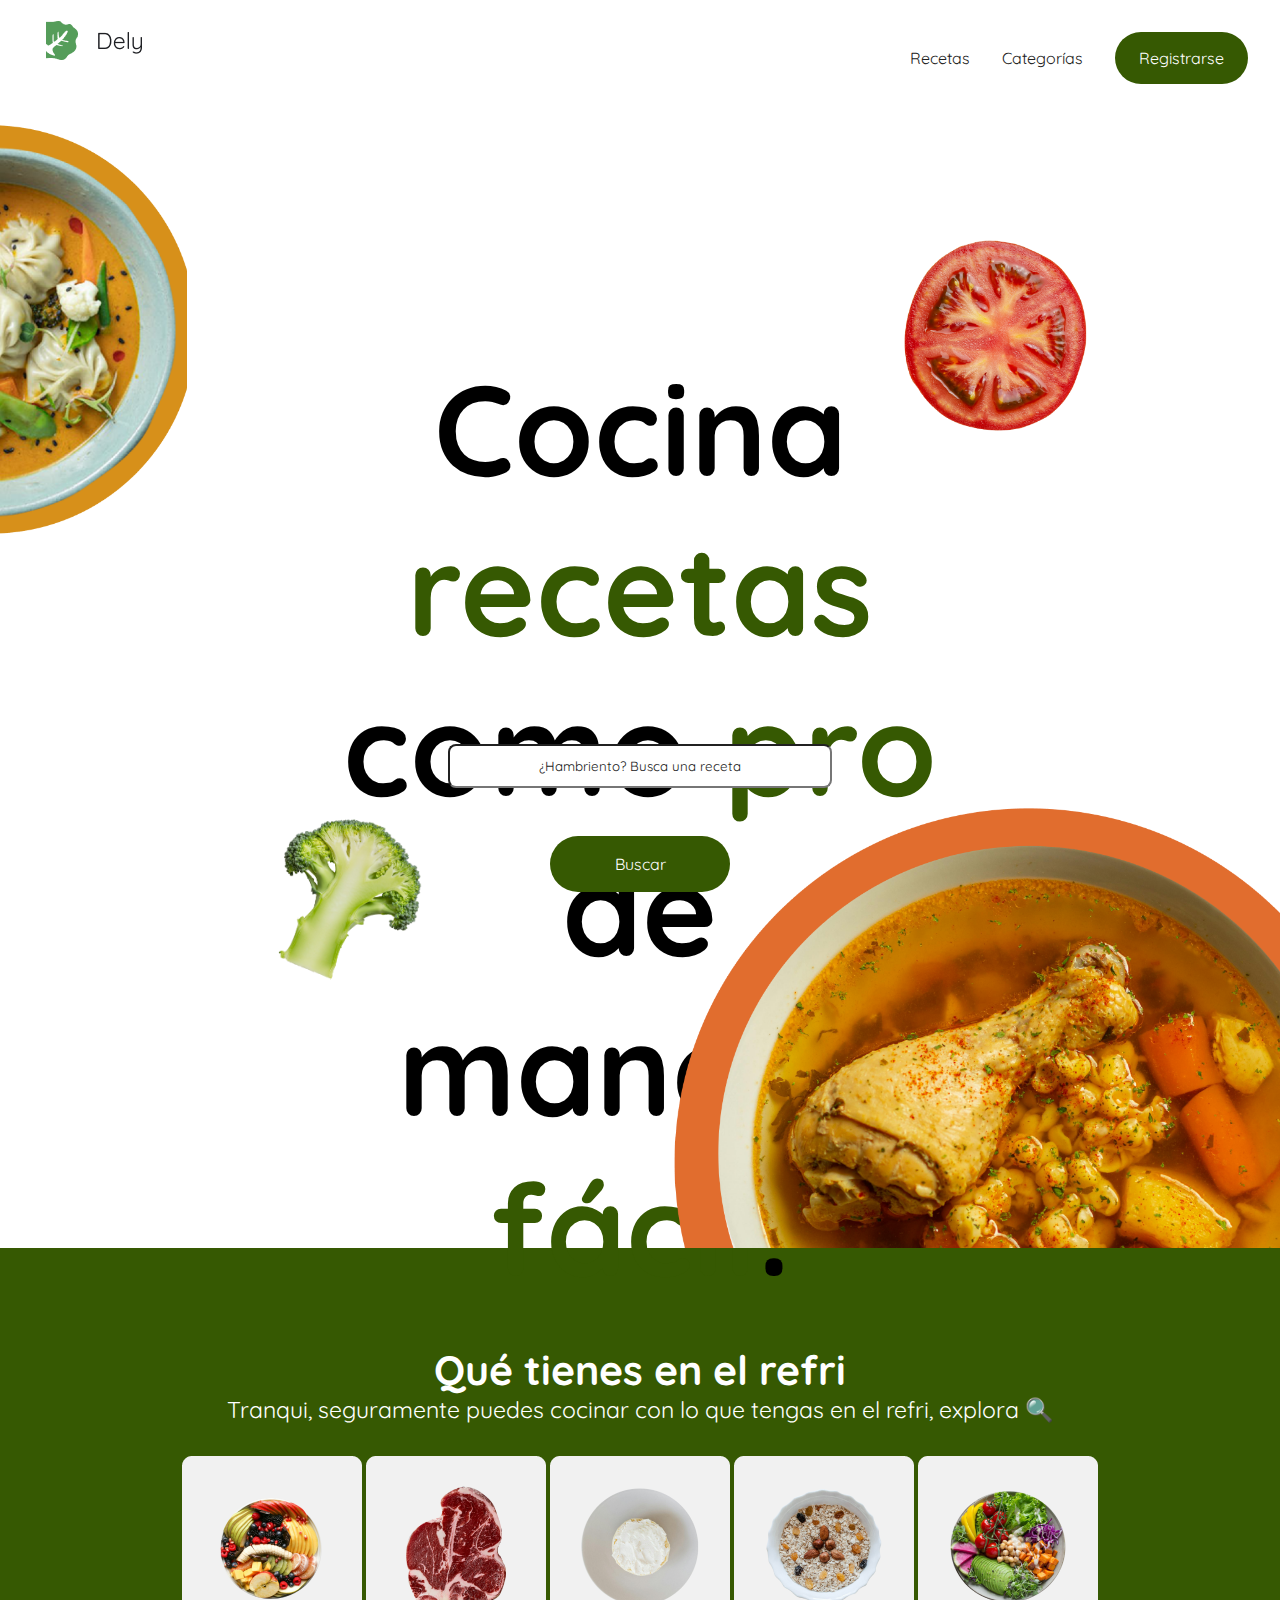
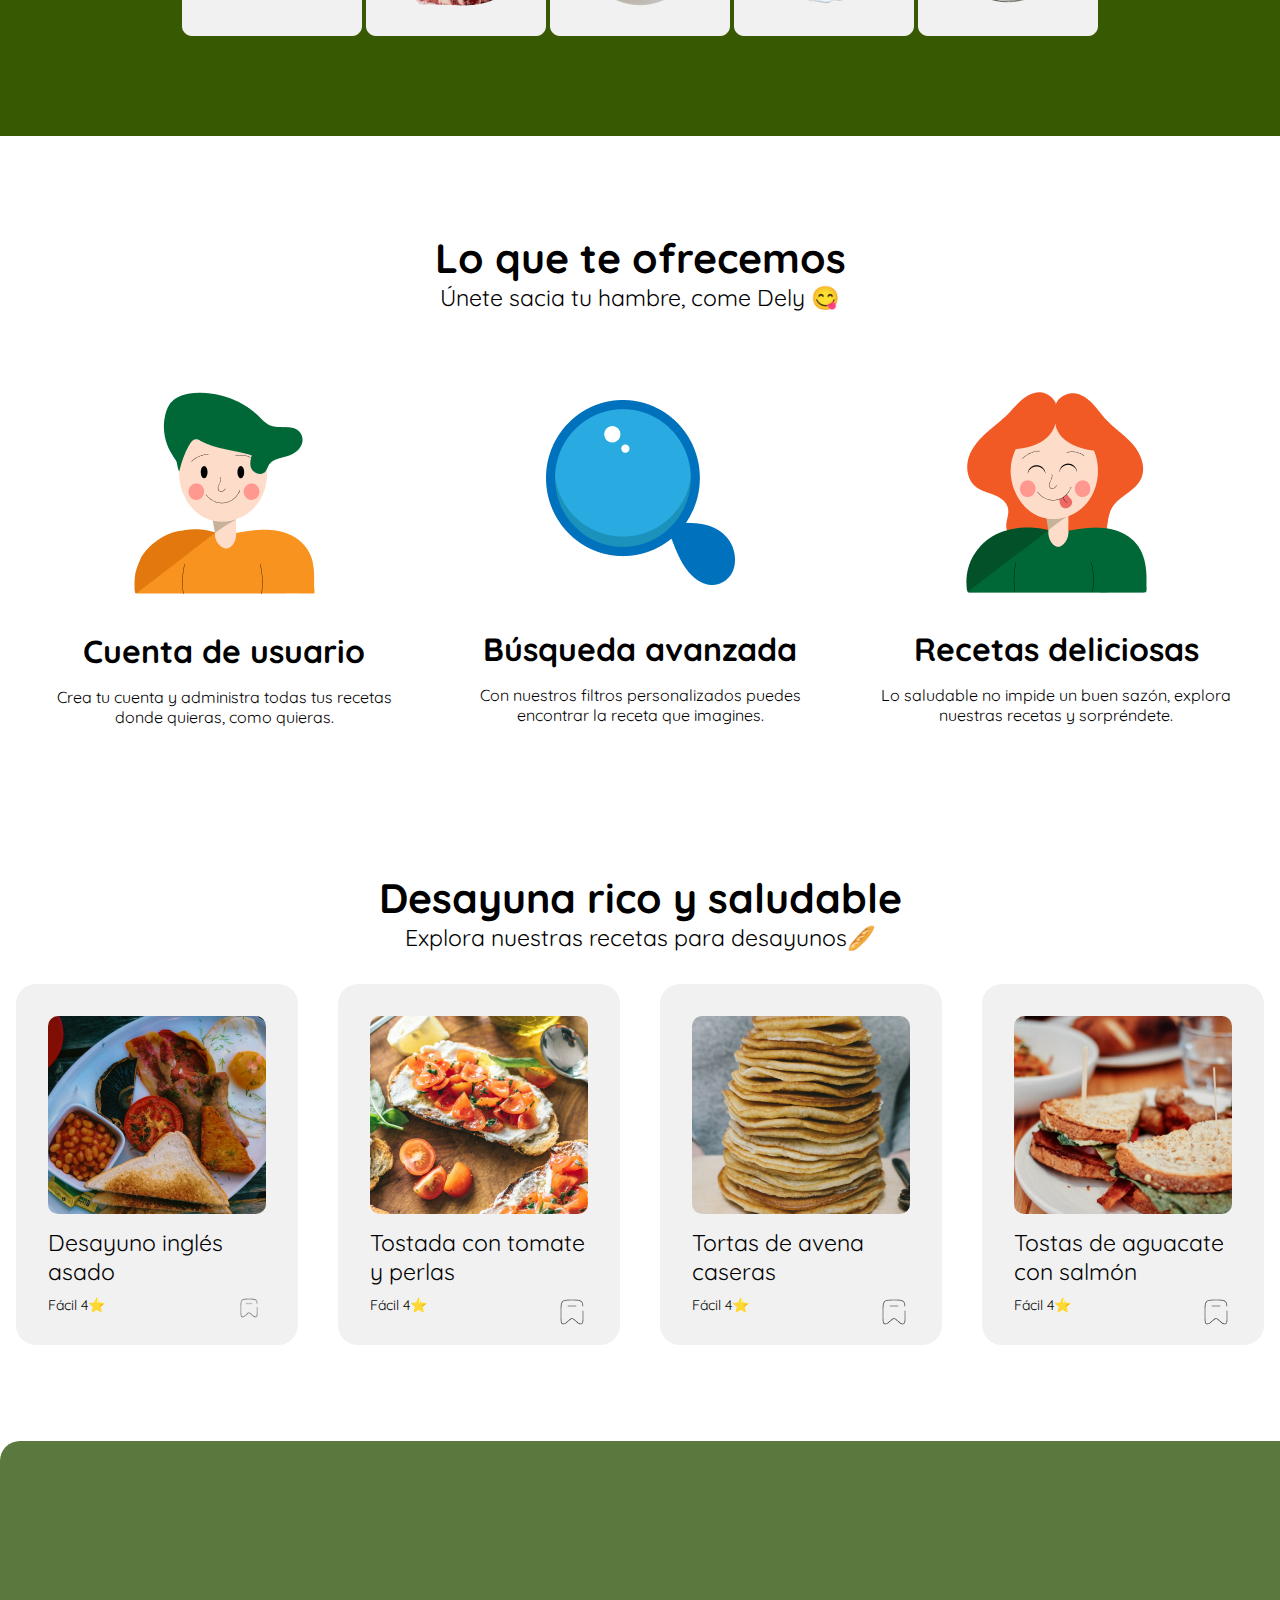
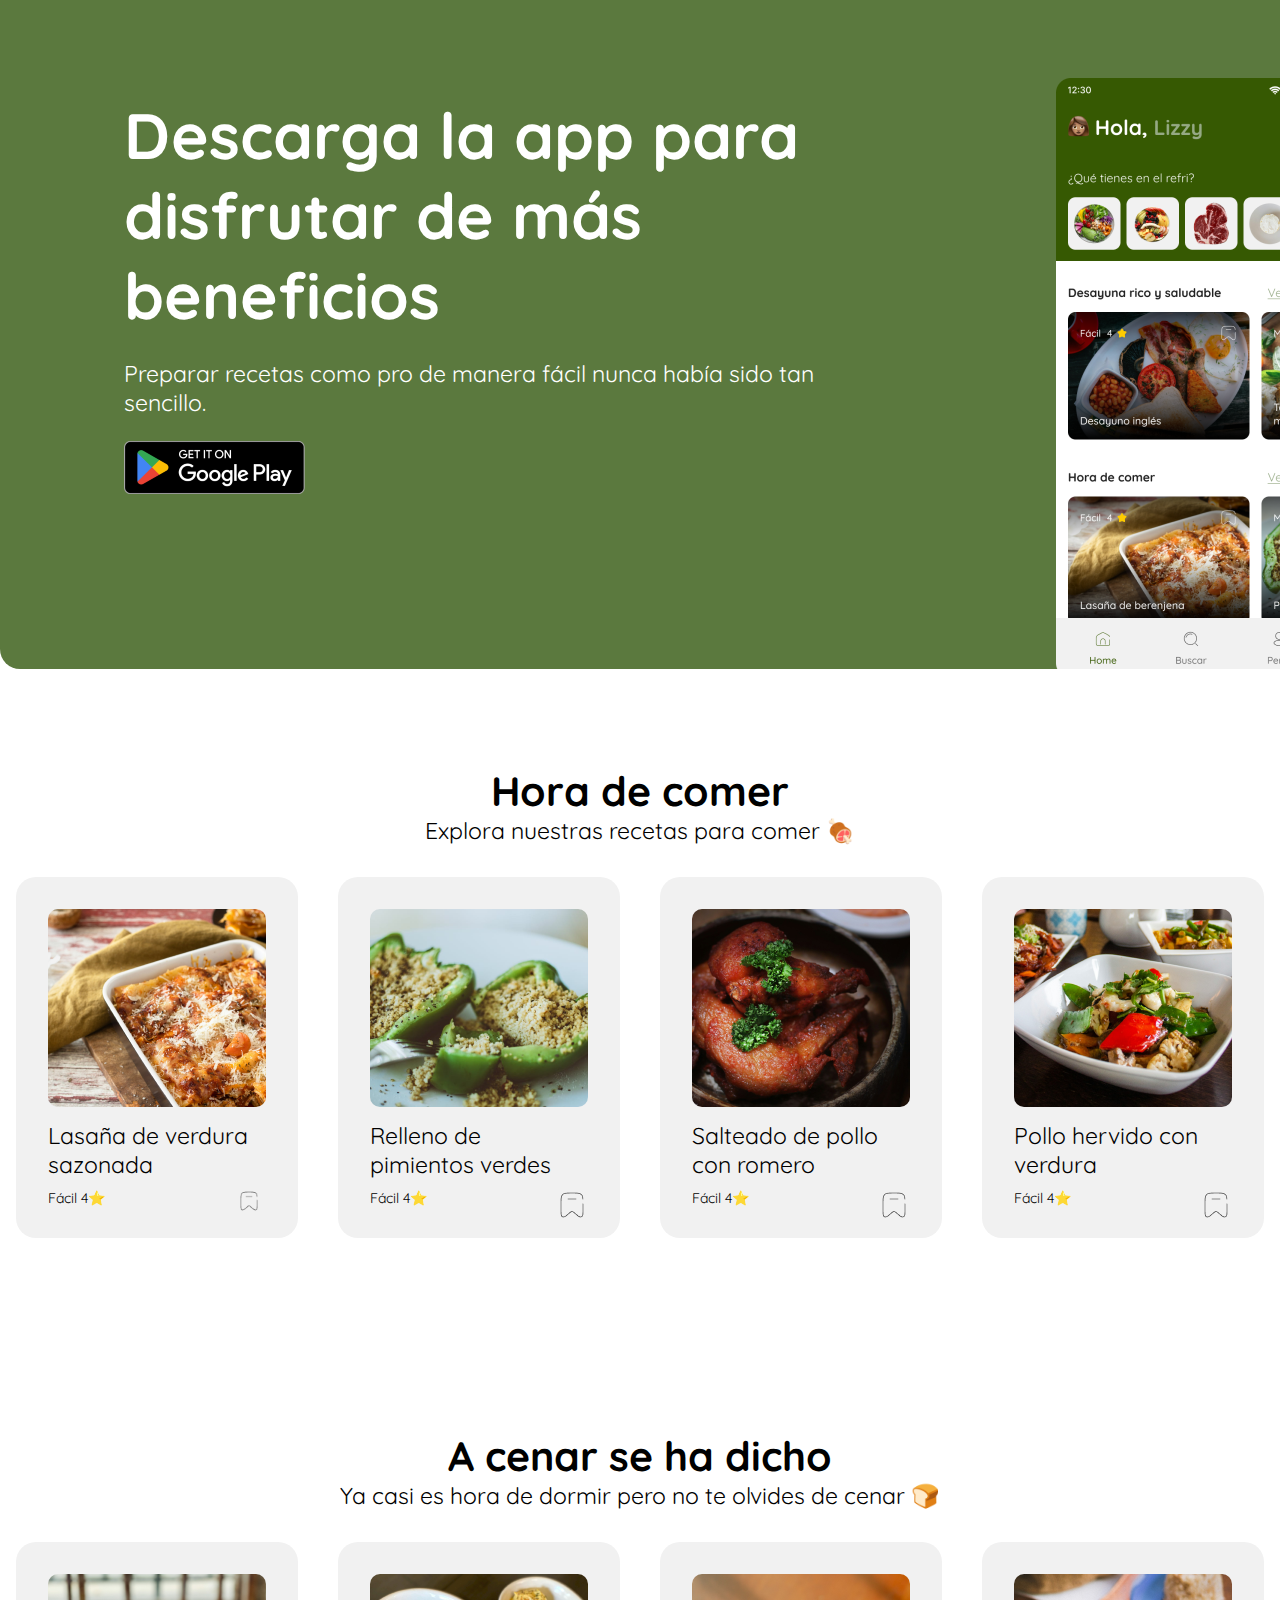
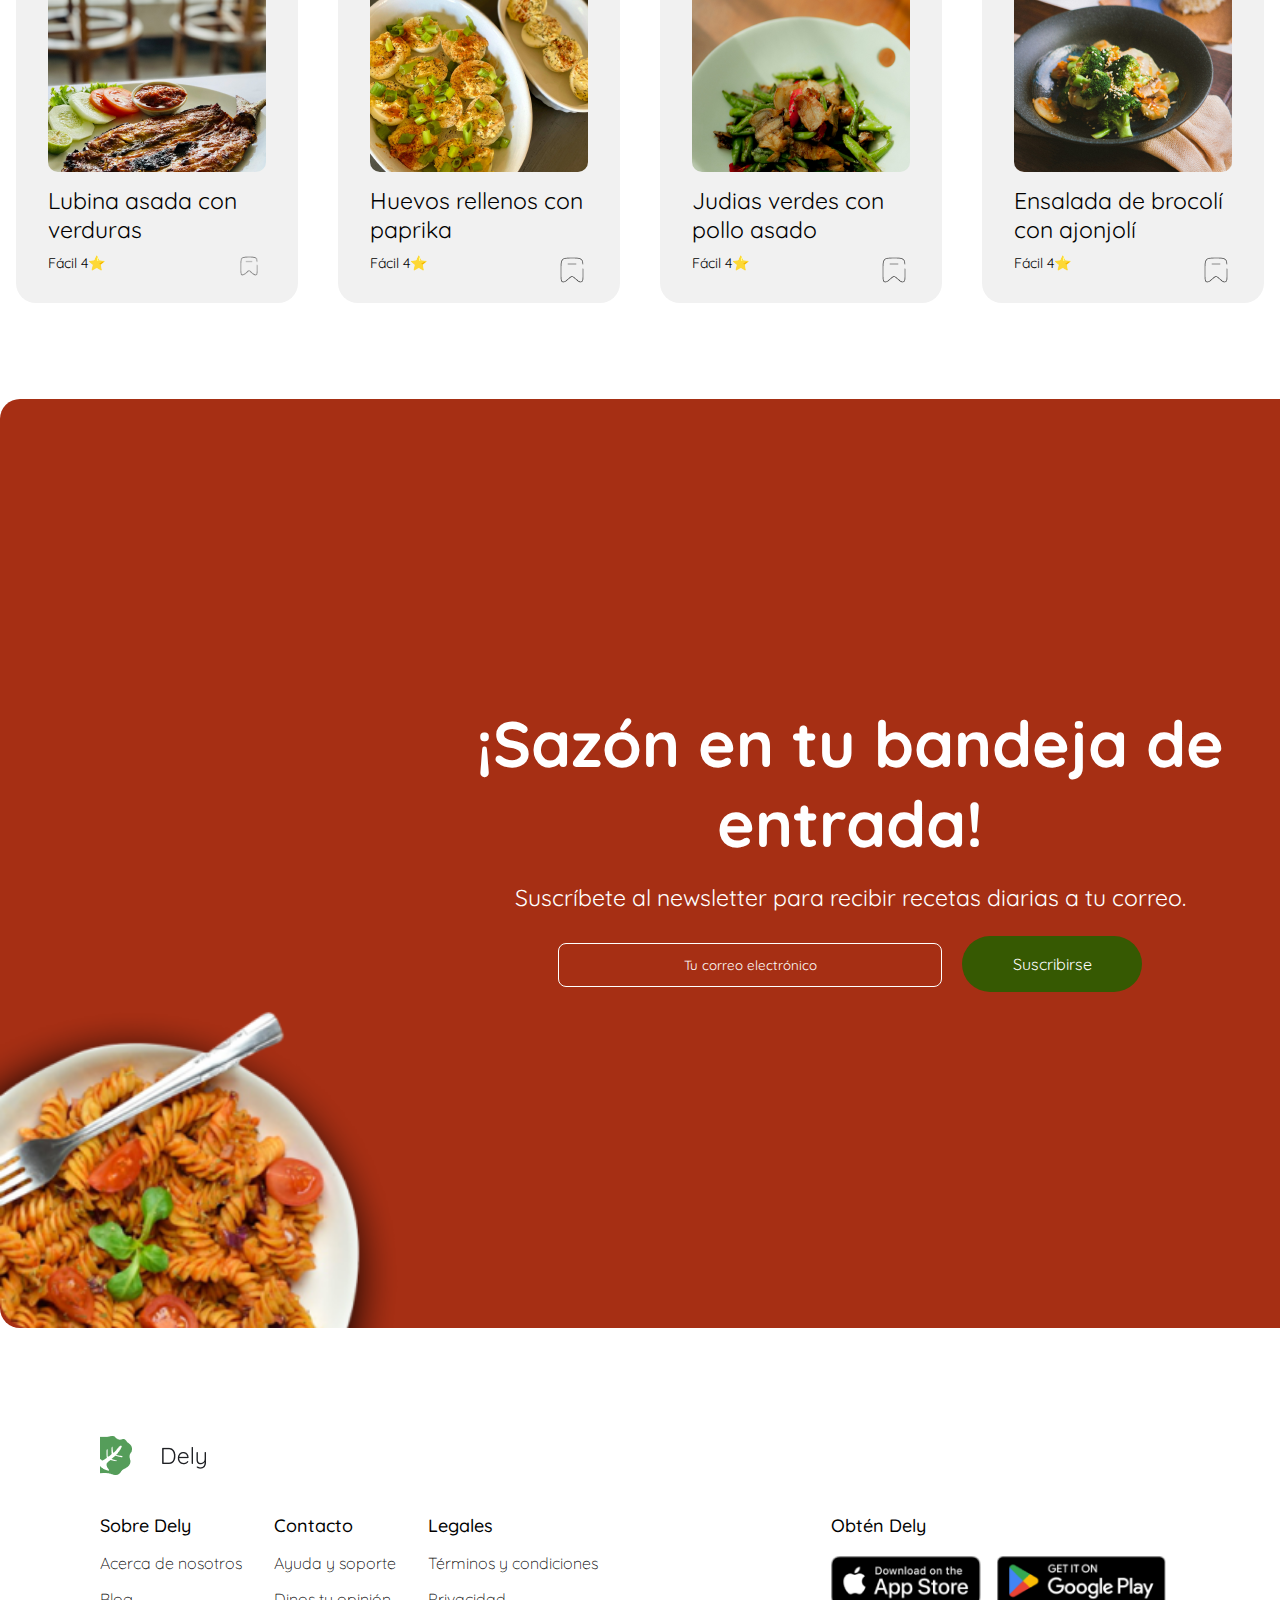
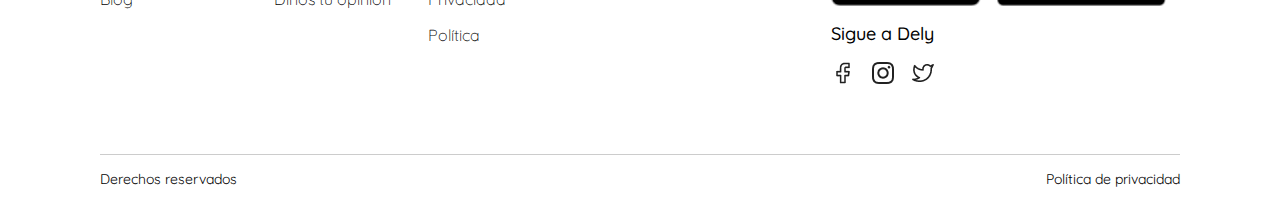
<file: index.html>
<!DOCTYPE html>
<html lang="en">
<head>
    <meta charset="UTF-8">
    <meta name="viewport" content="width=device-width, initial-scale=1.0">
    <title>Descubre Dely | Descubre nuestras recetas</title>
    <link rel="stylesheet" href="./css/style.css">
    <link rel="icon" href="./assets/img/icons/favicon/favicon-dely-16x16.ico">
</head>
<body>
    <header>
            <div>
                <a href="./index.html">
                <img src="./assets/img/logos-dely/logo-dely.png" alt="Logo Dely">
                </a>
            </div>
                <nav>
                    <ul class="navBar">
                        <li> <a href="./pages/recetas.html">Recetas</a></li>
                        <li> <a href="./pages/categorias.html">Categorías</a></li>
                        <a href="./pages/registro.html" class="botonPrincipal">Registrarse</a>
                    </ul>
                        
                </nav>
        </div>       
    </header> 

    <main>
        <section class="hero">
            <div class="container-content">
                    <h1>Cocina <span style="color: #365902;">recetas</span> como <span style="color: #365902;">pro</span> de manera <span style="color:#365902;">fácil</span>.</h1>
            </div>
            <div class="input-button">
                    <input type="text" placeholder="¿Hambriento? Busca una receta">
                    <button>Buscar</button>
            </div>
                    <img class="image top-left" src="./assets/img/img-soup.png" alt="Imagen 1">
                    <img class="image top-right" src="./assets/img/img-jitomate.png" alt="Imagen 2">
                    <img class="image bottom-left" src="./assets/img/img-brocoli.png" alt="Imagen 3">
                    <img class="image bottom-right" src="./assets/img/img-pollo.png" alt="Imagen 4">
        </section>
        <section class="contenidoRefri">
            <div>
                <h2>Qué tienes en el refri</h2>
                <p>Tranqui, seguramente puedes cocinar con lo que tengas en el refri, explora 🔍</p>
                <div>
                    <img src="./assets/img/refri-seccion/frutas-180x180.png" alt="Imagen Frutas">
                    <img src="./assets/img/refri-seccion/carne-180x180.png" alt="Imagen Carne">
                    <img src="./assets/img/refri-seccion/lacteos-180x180.png" alt="Imagen Lacteos">
                    <img src="./assets/img/refri-seccion/cereales-180x180.png" alt="Imagen Cereales">
                    <img src="./assets/img/refri-seccion/verduras-180x180.png" alt="Imagen Verduras">
                </div>
            </div>
        </section>
        <section class="queTeOfrecemos">
            <div class="tituloSeccion">
                <h2>Lo que te ofrecemos</h2>
                <p>Únete sacia tu hambre, come Dely 😋</p>
            </div>
            <div class="cardsBeneficios">
                <article class="containerCd">
                <div>
                    <img src="./assets/img-beneficios/img-account.png" alt="Illustracion Usuario">
                </div>
                <h2>Cuenta de usuario</h2>
                <p>Crea tu cuenta y administra todas tus recetas donde quieras, como quieras.</p>
                </article>
                <article class="containerCd">
                <div>
                    <img src="./assets/img-beneficios/img-search.png" alt="Illustracion Lupa">
                </div>
                <h2>Búsqueda avanzada</h2>
                <p>Con nuestros filtros personalizados puedes encontrar la receta que imagines.</p>
                </article>
                <article class="containerCd">
                <div>
                    <img src="./assets/img-beneficios/img-delicious.png" alt="Illustracion Mujer">
                </div>
                <h2>Recetas deliciosas</h2>
                <p>Lo saludable no impide un buen sazón, explora nuestras recetas y sorpréndete.</p>
                </article>
            </div>
        </section>
        <section class="recetasDesayuno">
            <div>
                <h2>Desayuna rico y saludable</h2>
                <p>Explora nuestras recetas para desayunos🥖</p>
            </div>
            <div class="container-cards">
                <div class="card1">
                    <div class="container-card">
                        <div class="container-interno">                          
                            <img src="./assets/img/recetas-desayuno/img-ingles.png" alt="Imagen Desayuno" class="imagen">                          
                            <h3 class="titulo">Desayuno inglés asado</h3>
                        <div class="container-calificacion">
                            <div>
                                <p>Fácil 4⭐</p>
                            </div>
                            <div>
                                <img src="./assets/img/recetas-desayuno/Iconos/icon-bookmark-32x32.png" alt="Icono Guardar" class="icono">
                            </div>
                        </div>
                        </div>
                    </div>
                </div>

                <div class="card2">
                    <div class="container-card">
                        <div class="container-interno">
                            <a href="./pages/receta-detalle.html">
                            <img src="./assets/img/recetas-desayuno/img-tostada.png" alt="Imagen Tostada" class="imagen">
                            </a>
                            <h3 class="titulo">Tostada con tomate y perlas</h3>
                        <div class="container-calificacion">
                            <div>
                                <p>Fácil 4⭐</p>
                            </div>
                            <div>
                                <img src="./assets/img/recetas-desayuno/Iconos/icon-bookmark-32x32.png" alt="Icono Guardar">
                            </div>
                        </div>
                        </div>
                    </div>
                </div>

                <div class="card3">
                    <div class="container-card">
                        <div class="container-interno">
                            <img src="./assets/img/recetas-desayuno/img-torta.png" alt="Imagen Torta" class="imagen">
                            <h3 class="titulo">Tortas de avena caseras</h3>
                        <div class="container-calificacion">
                            <div>
                                <p>Fácil 4⭐</p>
                            </div>
                            <div>
                                <img src="./assets/img/recetas-desayuno/Iconos/icon-bookmark-32x32.png" alt="Icono Guardar">
                            </div>
                            </div>
                        </div>
                    </div>
                </div>

                <div class="card4">
                    <div class="container-card">
                        <div class="container-interno">
                            <img src="./assets/img/recetas-desayuno/img-sandwich.png" alt="Imagen Sandwich" class="imagen">
                            <h3 class="titulo">Tostas de aguacate con salmón</h3>
                        <div class="container-calificacion">
                            <div>
                                <p>Fácil 4⭐</p>
                            </div>
                            <div>
                                <img src="./assets/img/recetas-desayuno/Iconos/icon-bookmark-32x32.png" alt="Icono Guardar">
                            </div>
                            </div>
                        </div>
                    </div>
                </div>
            </div>
        </section>
            
        <section class="appBanner">
            <div class="textContenido">
                <h2>Descarga la app para disfrutar de más beneficios</h2>
                <p>Preparar recetas como pro de manera fácil nunca había sido tan sencillo.</p>
                <img src="./assets/img/banners/dowload-banner/google-play-button.png" alt="">
            </div>
            <div class="IMG">
                <img src="./assets/img/banners/dowload-banner/app-mockup.png" alt="Mockup App">
            </div>
        </section>
        <section class="recetasComida">
            <div>
                <h2>Hora de comer</h2>
                <p>Explora nuestras recetas para comer 🍖</p>
            </div>
            <div class="container-cards">
                <div class="card1">
                    <div class="container-card">
                        <div class="container-interno">
                            <img src="./assets/img/recetas-comida/img-lasaña.png" alt="Imagen Lasaña" class="imagen">
                            <h3 class="titulo">Lasaña de verdura sazonada</h3>
                        <div class="container-calificacion">
                            <div>
                                <p>Fácil 4⭐</p>
                            </div>
                            <div>
                                <img src="./assets/img/recetas-desayuno/Iconos/icon-bookmark-32x32.png" alt="Icono Guardar" class="icono">
                            </div>
                        </div>
                        </div>
                    </div>
                </div>

                <div class="card2">
                    <div class="container-card">
                        <div class="container-interno">
                            <img src="./assets/img/recetas-comida/img-relleno.png" alt="Imagen Relleno" class="imagen">
                            <h3 class="titulo">Relleno de pimientos verdes</h3>
                        <div class="container-calificacion">
                            <div>
                                <p>Fácil 4⭐</p>
                            </div>
                            <div>
                                <img src="./assets/img/recetas-desayuno/Iconos/icon-bookmark-32x32.png" alt="Icono Guardar">
                            </div>
                        </div>
                        </div>
                    </div>
                </div>

                <div class="card3">
                    <div class="container-card">
                        <div class="container-interno">
                            <img src="./assets/img/recetas-comida/img-salteado.png" alt="Imagen Salteado de Pollo" class="imagen">
                            <h3 class="titulo">Salteado de pollo con romero</h3>
                        <div class="container-calificacion">
                            <div>
                                <p>Fácil 4⭐</p>
                            </div>
                            <div>
                                <img src="./assets/img/recetas-desayuno/Iconos/icon-bookmark-32x32.png" alt="Icono Guardar">
                            </div>
                            </div>
                        </div>
                    </div>
                </div>

                <div class="card4">
                    <div class="container-card">
                        <div class="container-interno">
                            <img src="./assets/img/recetas-comida/img-pollo-en-verdura.png" alt="Imagen Sandwich" class="imagen">
                            <h3 class="titulo">Pollo hervido con verdura</h3>
                        <div class="container-calificacion">
                            <div>
                                <p>Fácil 4⭐</p>
                            </div>
                            <div>
                                <img src="./assets/img/recetas-desayuno/Iconos/icon-bookmark-32x32.png" alt="Icono Guardar">
                            </div>
                            </div>
                        </div>
                    </div>
                </div>
            </div>
        </section>
            
        <section class="recetasCena">
            <div>
                <h2>A cenar se ha dicho</h2>
                <p>Ya casi es hora de dormir pero no te olvides de cenar 🍞</p>
            </div>
            <div class="container-cards">
                <div class="card1">
                    <div class="container-card">
                        <div class="container-interno">
                            <img src="./assets/img/recetas-cena/img-lubina.png" alt="Imagen Lubina" class="imagen">
                            <h3 class="titulo">Lubina asada con verduras</h3>
                        <div class="container-calificacion">
                            <div>
                                <p>Fácil 4⭐</p>
                            </div>
                            <div>
                                <img src="./assets/img/recetas-desayuno/Iconos/icon-bookmark-32x32.png" alt="Icono Guardar" class="icono">
                            </div>
                        </div>
                        </div>
                    </div>
                </div>

                <div class="card2">
                    <div class="container-card">
                        <div class="container-interno">
                            <img src="./assets/img/recetas-cena/img-huevos.png" alt="Imagen Huevos" class="imagen">
                            <h3 class="titulo">Huevos rellenos con paprika</h3>
                        <div class="container-calificacion">
                            <div>
                                <p>Fácil 4⭐</p>
                            </div>
                            <div>
                                <img src="./assets/img/recetas-desayuno/Iconos/icon-bookmark-32x32.png" alt="Icono Guardar">
                            </div>
                        </div>
                        </div>
                    </div>
                </div>

                <div class="card3">
                    <div class="container-card">
                        <div class="container-interno">
                            <img src="./assets/img/recetas-cena/img-judias.png" alt="Imagen Judias" class="imagen">
                            <h3 class="titulo">Judias verdes con pollo asado</h3>
                        <div class="container-calificacion">
                            <div>
                                <p>Fácil 4⭐</p>
                            </div>
                            <div>
                                <img src="./assets/img/recetas-desayuno/Iconos/icon-bookmark-32x32.png" alt="Icono Guardar">
                            </div>
                            </div>
                        </div>
                    </div>
                </div>

                <div class="card4">
                    <div class="container-card">
                        <div class="container-interno">
                            <img src="./assets/img/recetas-cena/img-ensalada-brocoli.png" alt="Imagen Brocoli" class="imagen">
                            <h3 class="titulo">Ensalada de brocolí con ajonjolí</h3>
                        <div class="container-calificacion">
                            <div>
                                <p>Fácil 4⭐</p>
                            </div>
                            <div>
                                <img src="./assets/img/recetas-desayuno/Iconos/icon-bookmark-32x32.png" alt="Icono Guardar">
                            </div>
                            </div>
                        </div>
                    </div>
                </div>  
            </div>
        </section>

        <div class="banner">
            <img src="./assets/img/banners/boletin/img-soup.png" alt="Imagen superior derecha" class="imagen-superior">
            <div class="contenido">
                <h2>¡Sazón en tu bandeja de entrada!</h2>
                <p>Suscríbete al newsletter para recibir recetas diarias a tu correo.</p>
                <form>
                    <input type="text" placeholder="Tu correo electrónico">
                    <button type="submit">Suscribirse</button>
                </form>
            </div>
            <img src="./assets/img/banners/boletin/img-pasta.png" alt="Imagen inferior izquierda" class="imagen-inferior">
        </div>
    </main>
    
    <footer class="footer">
        <img src="./assets/img/logos-dely/logo-footer.png" alt="logoDelyFooter" class="logo">
        <div class="datos">
            <div>
                <h2>Sobre Dely</h2>
                <p>Acerca de nosotros</p>
                <p>Blog</p>   
            </div>
            <div>
                <h2>Contacto</h2>
                <p>Ayuda y soporte</p>
                <p>Dinos tu opinión</p>
            </div>
            <div>
                <h2>Legales</h2>
                <p>Términos y condiciones</p>
                <p>Privacidad</p>
                <p>Política</p>
            </div>
        </div>
        <div class="descargaDely">
            <div>
                <h2>Obtén Dely </h2>
            </div> 
        </div>
        <div class="botonesTienda">
        <img src="./assets/img/stores-buttons/app-store.png" alt="LogoAppStore" class="descargaApple">
        <img src="./assets/img/stores-buttons/android-store.png" alt="LogoGooglePlay" class="descargaAndroid">
        </div>
        <div class="containerFollow">
        <div class="sigue-dely">
            <div>
                <h2>Sigue a Dely </h2>
            </div> 
        </div>
        <div class="redes-sociales">
            <div>
                <img src="./assets/img/icons/facebook-icon.png" alt="">
            </div>
            <div>
                <img src="./assets/img/icons/instagram-icon.png" alt="">          
            </div>
            <div>
                <img src="./assets/img/icons/twitter-icon.png" alt="">
            </div>
        </div>
        </div>
        <div class="divider"></div>
        <label class="derechos">Derechos reservados</label>
        <label class="politica">Política de privacidad</label>
    </footer>
    
</body>

</html>
</file>
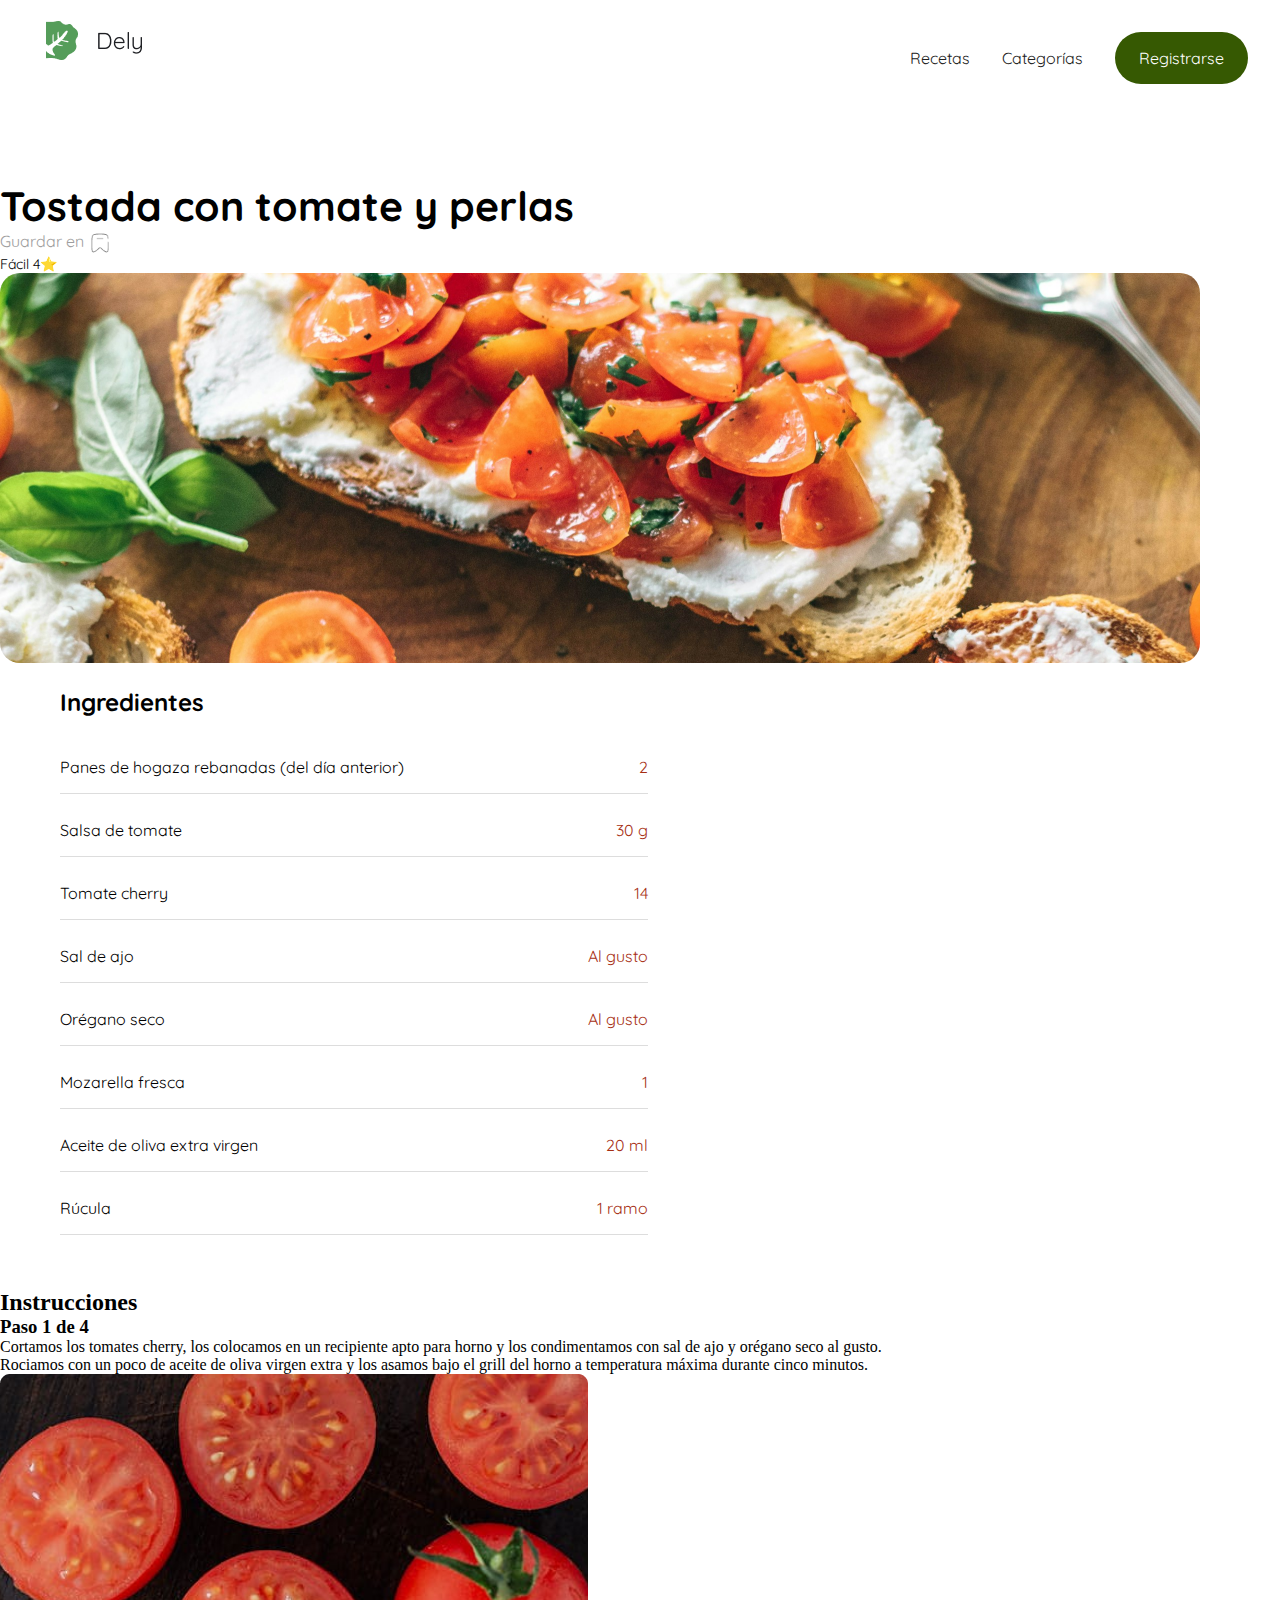
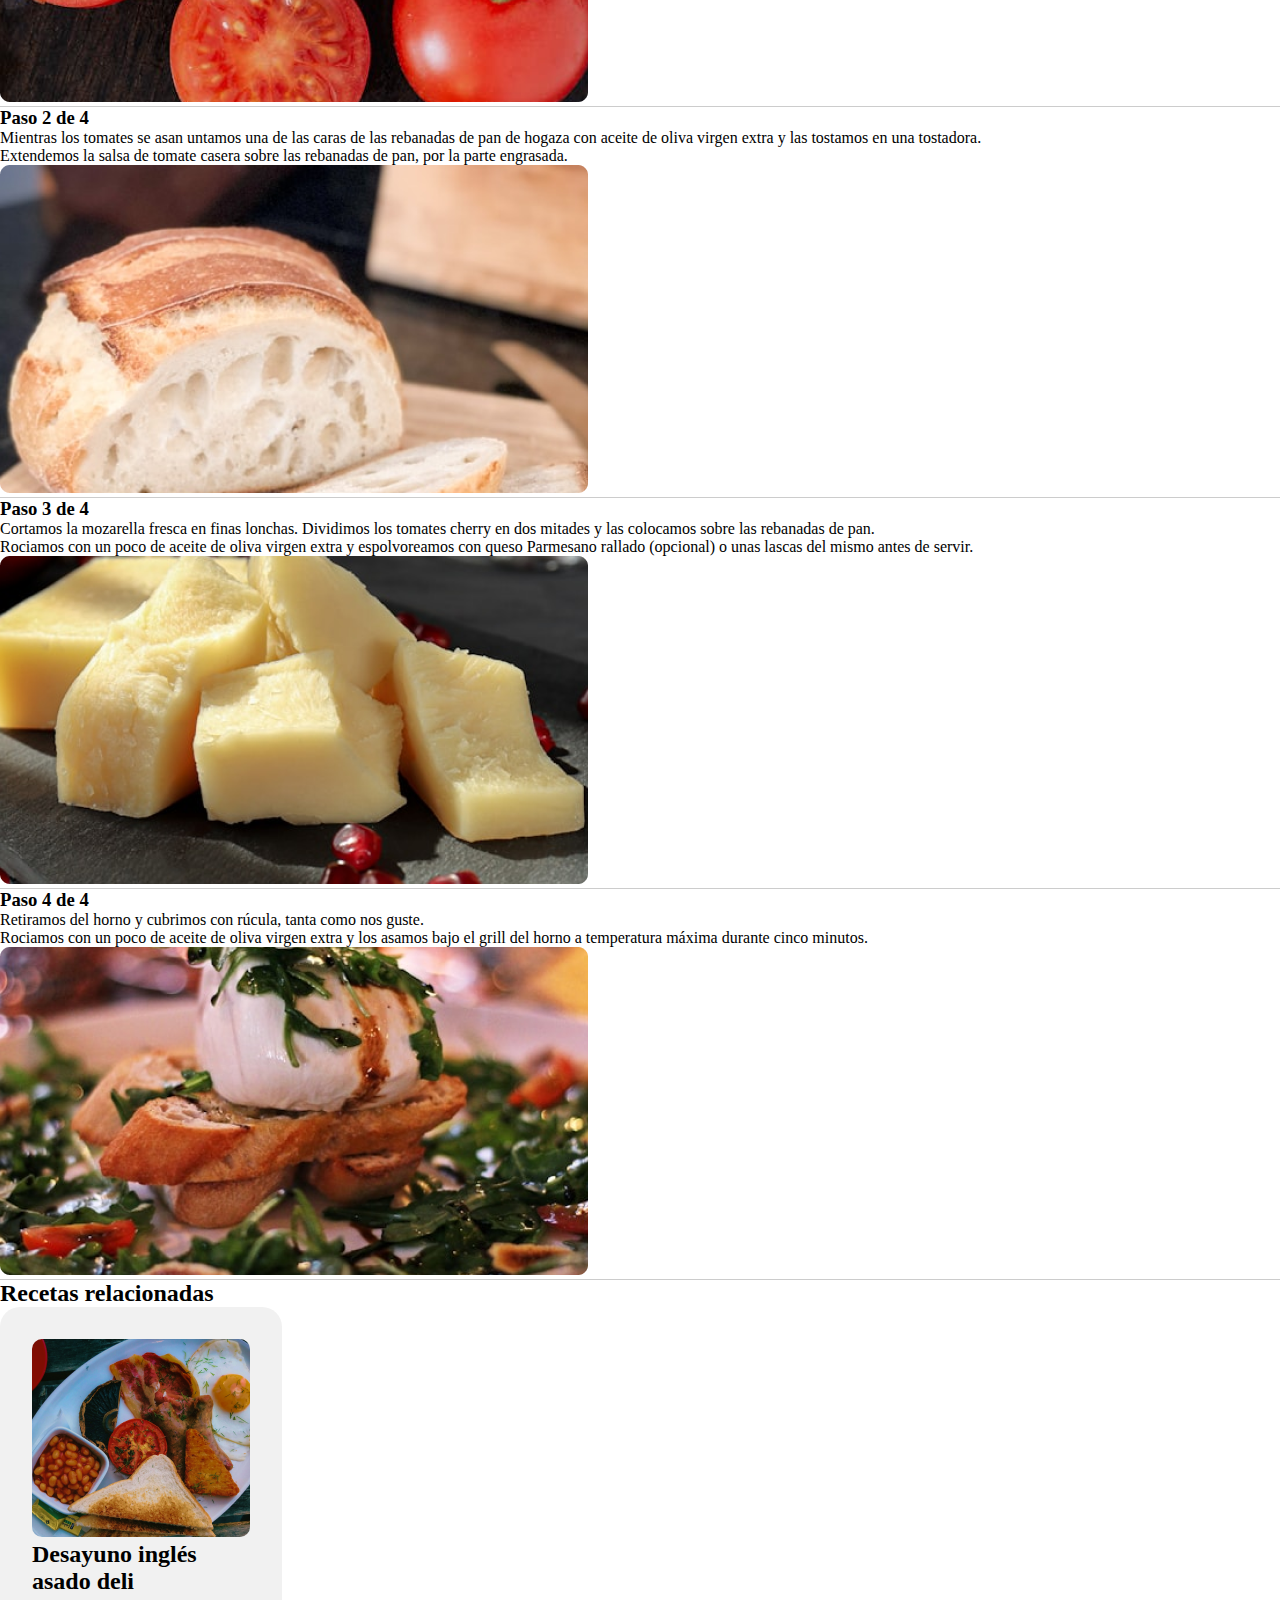
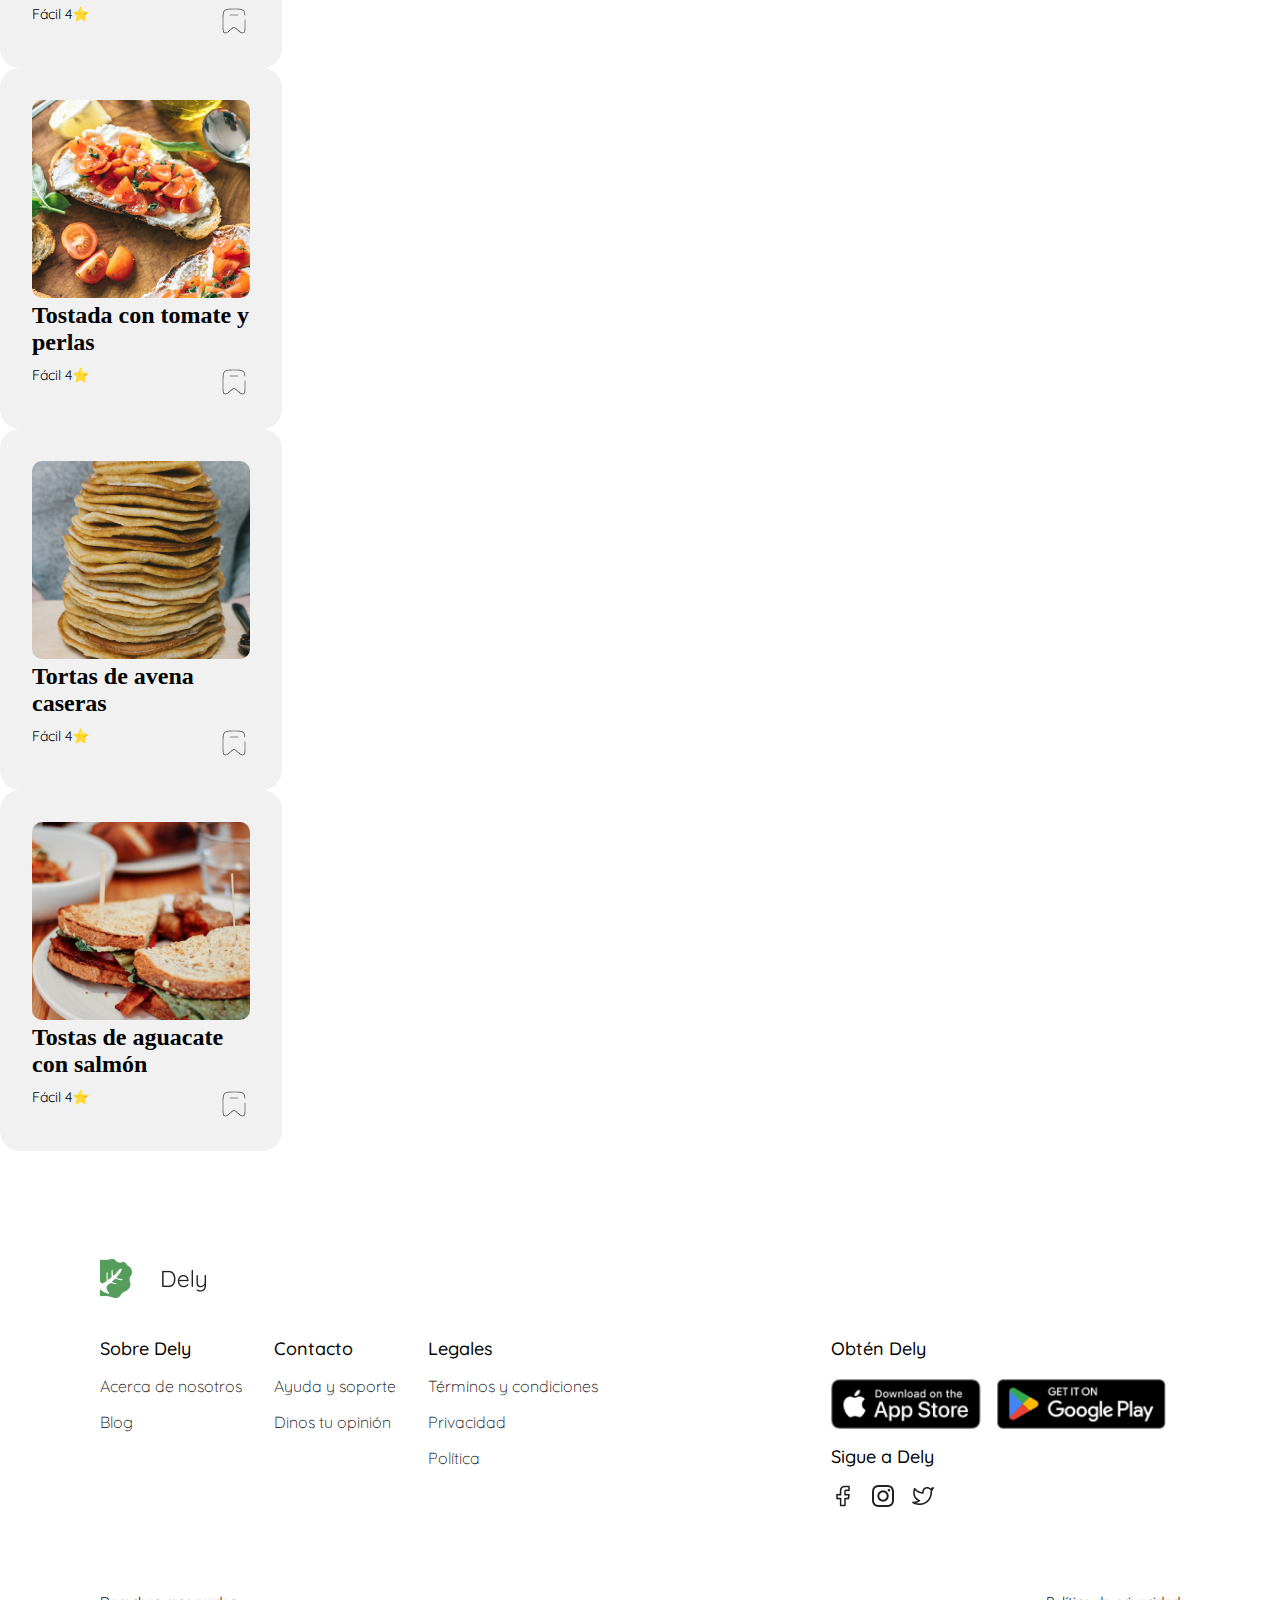
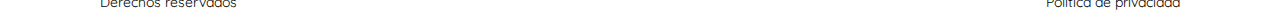
<file: pages/detalle-receta.html>
<!DOCTYPE html>
<html lang="en">
<head>
    <meta charset="UTF-8">
    <meta name="viewport" content="width=device-width, initial-scale=1.0">
    <title>Tostada con tomate y perlas</title>
    <link rel="stylesheet" href="../css/style.css">
    <link rel="icon" href="../sssets/img/icons/favicon/favicon-dely-16x16.ico">
</head>
<body>
    <header>
        <div>
            <a href="../index.html">
            <img src="../assets/img/logos-dely/logo-dely.png" alt="Logo Dely">
            </a>
        </div>
            <nav>
                <ul class="navBar">
                    <li> <a href="../pages/recetas.html">Recetas</a></li>
                    <li> <a href="../pages/categorias.html">Categorías</a></li>
                    <a href="../pages/registro.html" class="botonPrincipal"> Registrarse </a>
                </ul>
                    
            </nav>
        </div>   
    </header>
    <main>
    <section class="receta">
        <div class="titulo">
            <h1>Tostada con tomate y perlas</h1>
        </div>
        <div class="guardarEn">
            <label for="mi-input">
                Guardar en
                <img src="../assets/img/detalle-receta/Iconos/icon-bookmark-32x32.png" alt="Mi icono" class="icono">
            </label>
        </div>
        <div class="calificacion">
            <p>Fácil 4⭐</p>
        </div>
        <img src="../assets/img/detalle-receta/img-cover.png" alt="Imagen de la receta" class="imagen-principal">
        <div class="ingredientes">
        <h2 class="">Ingredientes </h2>
        <ul class="lista-ingredientes">
            <li> Panes de hogaza rebanadas (del día anterior) <span> 2 </span></li>
            <li>Salsa de tomate <span> 30 g </span></li>
            <li>Tomate cherry <span> 14 </span></li>
            <li>Sal de ajo <span> Al gusto </span></li>
            <li>Orégano seco <span> Al gusto </span></li>
            <li>Mozarella fresca <span> 1 </span></li>
            <li>Aceite de oliva extra virgen <span> 20 ml </span></li>
            <li>Rúcula <span> 1 ramo </span></li>
            </ul>
        </div>
        <div class="instrucionesReceta">      
            <h2>Instrucciones</h2>
            <h3>Paso 1 de 4</h3>
            <p>Cortamos los tomates cherry, los colocamos en un recipiente apto para horno y los condimentamos con sal de ajo y orégano seco al gusto. <br> Rociamos con un poco de aceite de oliva virgen extra y los asamos bajo el grill del horno a temperatura máxima durante cinco minutos.</p>
            <img src="../assets/img/detalle-receta/img-pasos/img-p1.png" alt="Imagen del paso 1" class="imagen-paso">
        </div>    
        <div class="divider-paso"></div>
        <div class="instrucionesReceta">      
            <h3>Paso 2 de 4</h3>
            <p>Mientras los tomates se asan untamos una de las caras de las rebanadas de pan de hogaza con aceite de oliva virgen extra y las tostamos en una tostadora.  <br> Extendemos la salsa de tomate casera sobre las rebanadas de pan, por la parte engrasada.</p>
            <img src="../assets/img/detalle-receta/img-pasos/img-p2.png" alt="Imagen del paso 1" class="imagen-paso">
        </div> 
        <div class="divider-paso"></div>
        <div class="instrucionesReceta">      
            <h3>Paso 3 de 4</h3>
            <p>Cortamos la mozarella fresca en finas lonchas. Dividimos los tomates cherry en dos mitades y las colocamos sobre las rebanadas de pan.  <br> Rociamos con un poco de aceite de oliva virgen extra y espolvoreamos con queso Parmesano rallado (opcional) o unas lascas del mismo antes de servir.</p>
            <img src="../assets/img/detalle-receta/img-pasos/img-p3.png" alt="Imagen del paso 1" class="imagen-paso">
        </div>   
        <div class="divider-paso"></div>
        <div class="instrucionesReceta">      
            <h3>Paso 4 de 4</h3>
            <p>Retiramos del horno y cubrimos con rúcula, tanta como nos guste. <br> Rociamos con un poco de aceite de oliva virgen extra y los asamos bajo el grill del horno a temperatura máxima durante cinco minutos.</p>
            <img src="../assets/img/detalle-receta/img-pasos/img-p4.png" alt="Imagen del paso 1" class="imagen-paso">
        </div>    
        <div class="divider-paso"></div>
        <div class="recetasRelacionadaS">
            <h2>Recetas relacionadas</h2>
        </div>

        <div class="card1">
            <div class="container-card">
                <div class="container-interno">
                    <img src="../assets/img/detalle-receta/img-cards/img-ingles.png" alt="Imagen Desayuno" class="imagen">
                    <h2 class="titulo">Desayuno inglés asado deli</h2>
                <div class="container-calificacion">
                    <div>
                        <p>Fácil 4⭐</p>
                    </div>
                    <div>
                        <img src="../assets/img/detalle-receta/Iconos/icon-bookmark-32x32.png" alt="Icono Guardar">
                    </div>
                </div>
                </div>
            </div>
        </div>
    
        <div class="card2">
            <div class="container-card">
                <div class="container-interno">
                    <img src="../assets/img/detalle-receta/img-cards/img-tostada.png" alt="Imagen Tostada" class="imagen">
                    <h2 class="titulo">Tostada con tomate y perlas</h2>
                <div class="container-calificacion">
                    <div>
                        <p>Fácil 4⭐</p>
                    </div>
                    <div>
                        <img src="../assets/img/detalle-receta/Iconos/icon-bookmark-32x32.png" alt="Icono Guardar">
                    </div>
                </div>
                </div>
            </div>
        </div>
    
        <div class="card3">
            <div class="container-card">
                <div class="container-interno">
                    <img src="../assets/img/detalle-receta/img-cards/img-torta.png" alt="Imagen Torta" class="imagen">
                    <h2 class="titulo">Tortas de avena caseras</h2>
                <div class="container-calificacion">
                    <div>
                        <p>Fácil 4⭐</p>
                    </div>
                    <div>
                        <img src="../assets/img/detalle-receta/Iconos/icon-bookmark-32x32.png" alt="Icono Guardar">
                    </div>
                    </div>
                </div>
            </div>
        </div>
    
        <div class="card4">
            <div class="container-card">
                <div class="container-interno">
                    <img src="../assets/img/detalle-receta/img-cards/img-sandwich.png" alt="Imagen Sandwich" class="imagen">
                    <h2 class="titulo">Tostas de aguacate con salmón</h2>
                <div class="container-calificacion">
                    <div>
                        <p>Fácil 4⭐</p>
                    </div>
                    <div>
                        <img src="../assets/img/detalle-receta/Iconos/icon-bookmark-32x32.png" alt="Icono Guardar">
                    </div>
                    </div>
                </div>
            </div>
        </div>

        </div> 
    </section>   
    </main> 
    
    <footer class="footer">
        <img src="../assets/img/logos-dely/logo-footer.png" alt="logoDelyFooter" class="logo">
        <div class="datos">
            <div>
                <h2>Sobre Dely</h2>
                <p>Acerca de nosotros</p>
                <p>Blog</p>   
            </div>
            <div>
                <h2>Contacto</h2>
                <p>Ayuda y soporte</p>
                <p>Dinos tu opinión</p>
            </div>
            <div>
                <h2>Legales</h2>
                <p>Términos y condiciones</p>
                <p>Privacidad</p>
                <p>Política</p>
            </div>
        </div>
        <div class="descargaDely">
            <div>
                <h2>Obtén Dely </h2>
            </div> 
        </div>
        <div class="botonesTienda">
        <img src="../assets/img/stores-buttons/app-store.png" alt="LogoAppStore" class="descargaApple">
        <img src="../assets/img/stores-buttons/android-store.png" alt="LogoGooglePlay" class="descargaAndroid">
        </div>
        <div class="containerFollow">
        <div class="sigue-dely">
            <div>
                <h2>Sigue a Dely </h2>
            </div> 
        </div>
        <div class="redes-sociales">
            <div>
                <img src="../assets/img/icons/facebook-icon.png" alt="">
            </div>
            <div>
                <img src="../assets/img/icons/instagram-icon.png" alt="">          
            </div>
            <div>
                <img src="../assets/img/icons/twitter-icon.png" alt="">
            </div>
        </div>
        </div>
        <div class="dividerFooter"></div>
        <label class="derechos">Derechos reservados</label>
        <label class="politica">Política de privacidad</label>
    </footer>
    
</body>
</html>
</file>
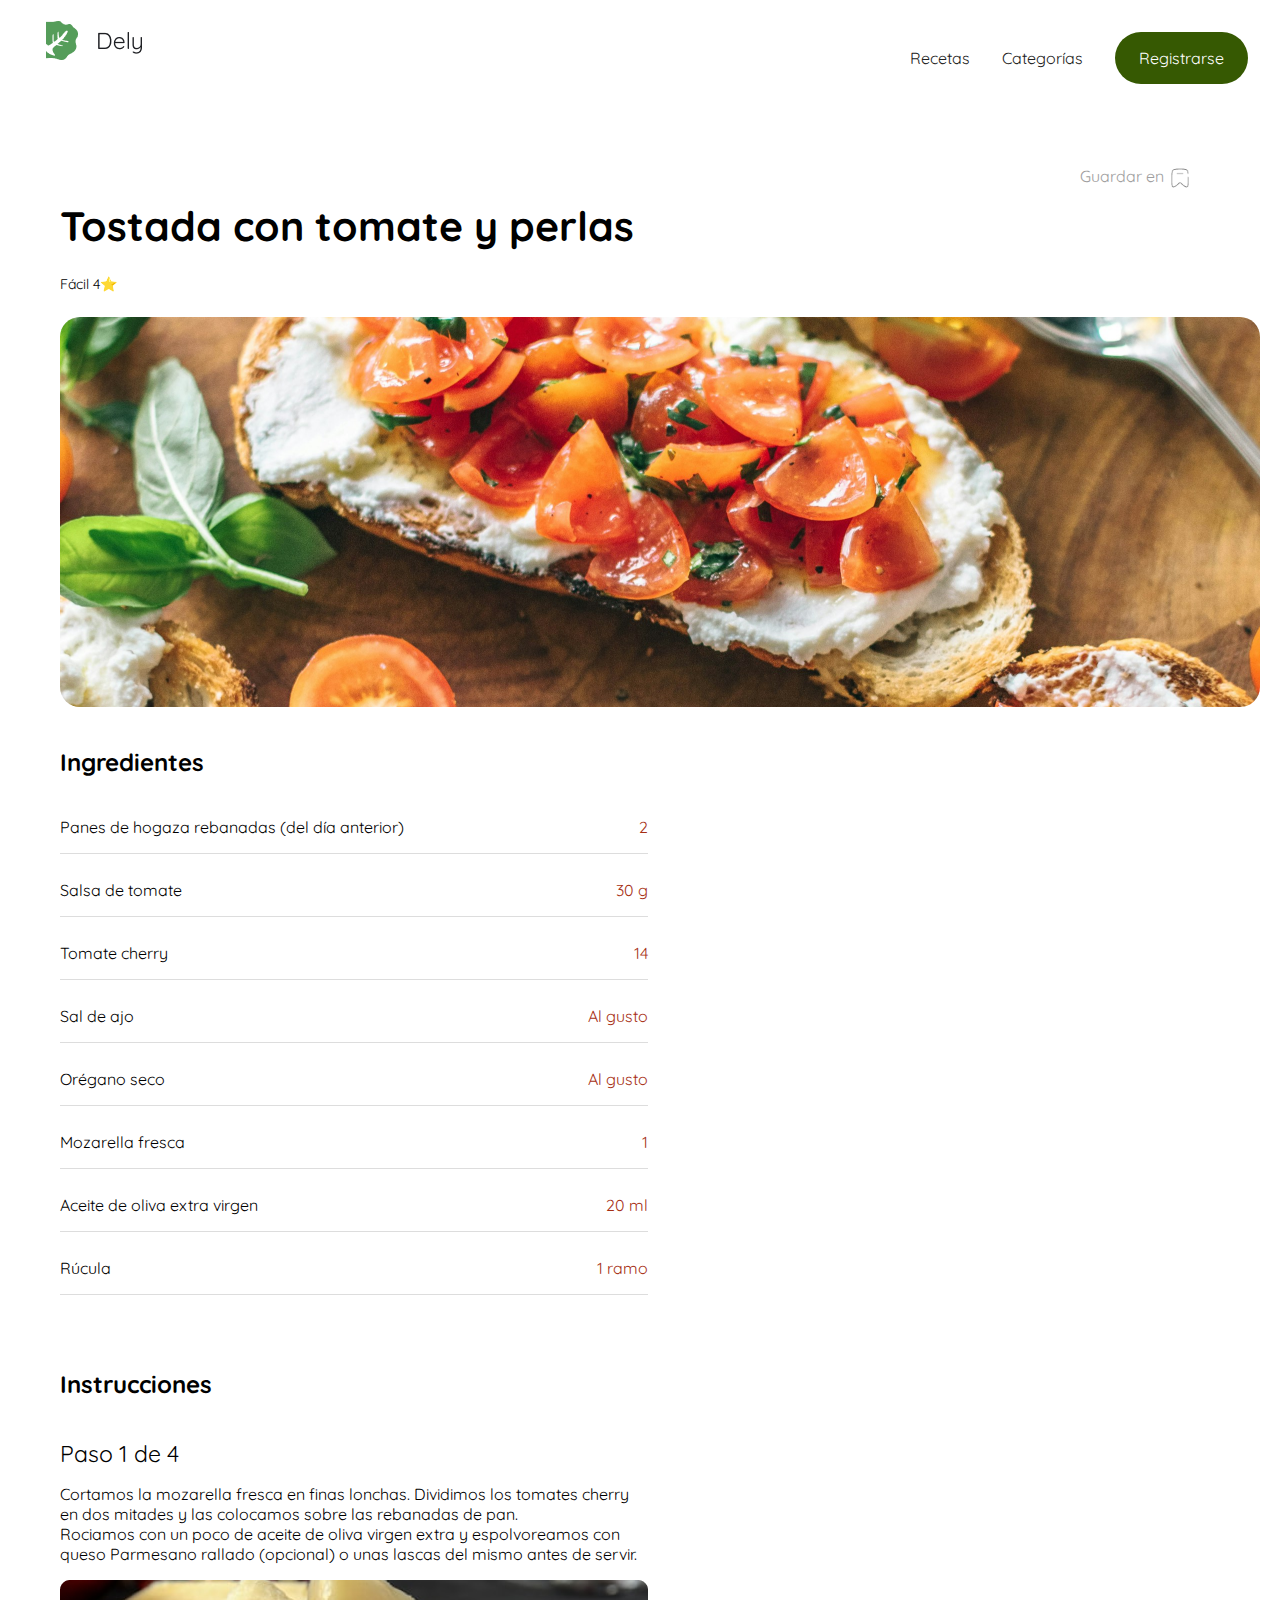
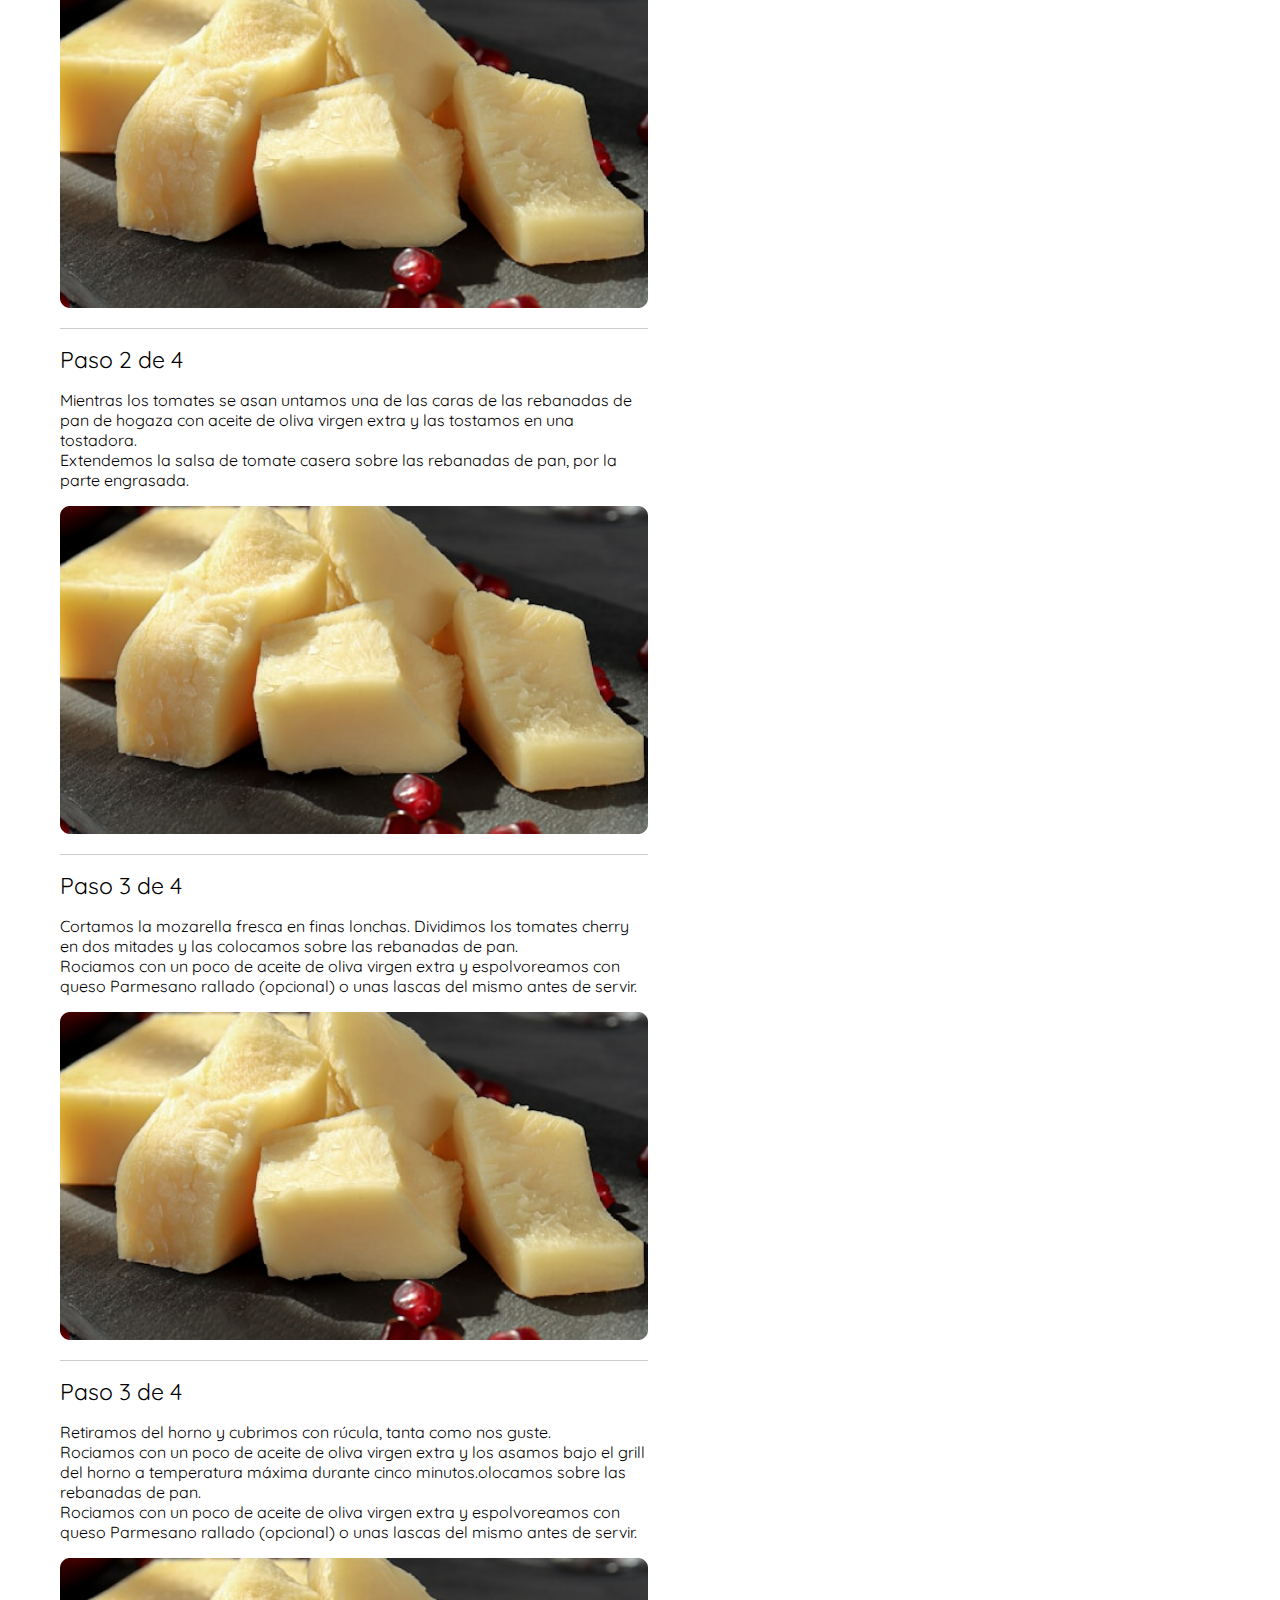
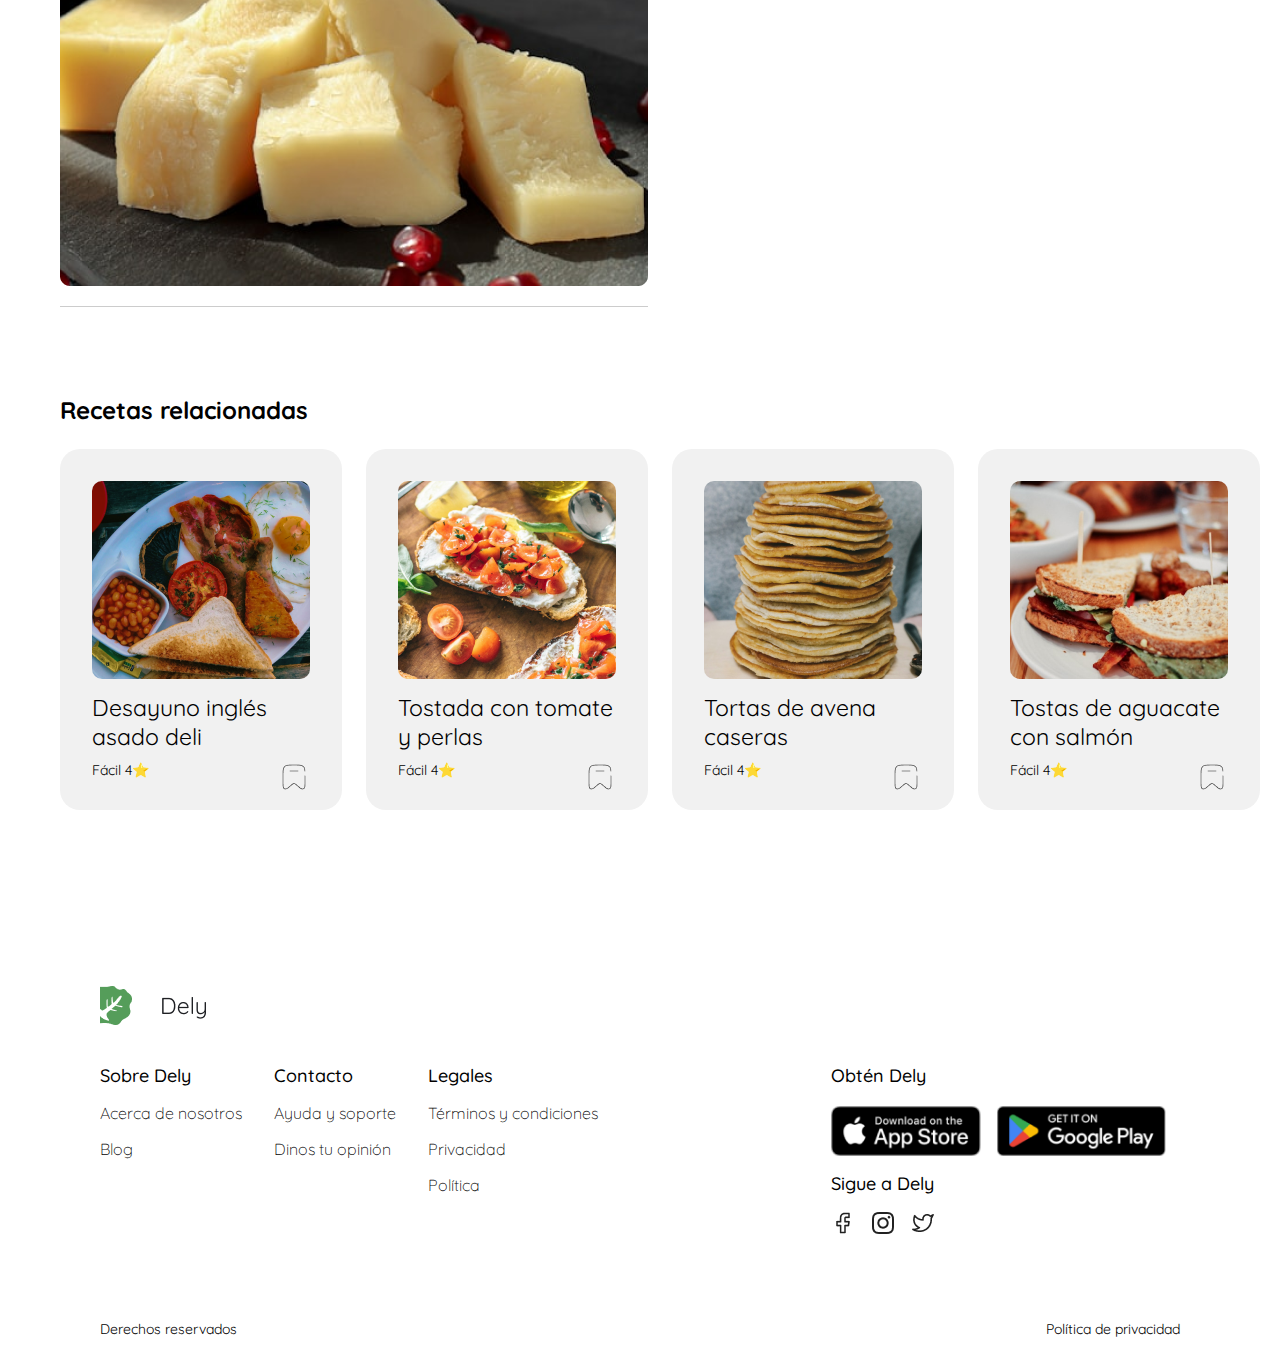
<file: pages/receta-detalle.html>
<!DOCTYPE html>
<html lang="en">
<head>
    <meta charset="UTF-8">
    <meta name="viewport" content="width=device-width, initial-scale=1.0">
    <title>Tostada con tomate y perlas</title>
    <link rel="stylesheet" href="../css/styles.css">
    <link rel="icon" href="../sssets/img/icons/favicon/favicon-dely-16x16.ico">
</head>
<body>
    <header>
        <div>
            <a href="../index.html">
            <img src="../assets/img/logos-dely/logo-dely.png" alt="Logo Dely">
            </a>
        </div>
            <nav>
                <ul class="navBar">
                    <li> <a href="../pages/recetas.html">Recetas</a></li>
                    <li> <a href="../pages/categorias.html">Categorías</a></li>
                    <a href="../pages/registro.html" class="botonPrincipal"> Registrarse </a>
                </ul>                   
            </nav>
        </div>   
    </header>
    <main>
        <section class="titulo-imagen">
                <div class="titulo">
                    <h1>Tostada con tomate y perlas</h1>
                </div>
                <div class="guardarEn">
                    <label for="mi-input">
                        Guardar en
                        <img src="../assets/img/detalle-receta/Iconos/icon-bookmark-32x32.png" alt="Mi icono" class="icono">
                    </label>
                </div>
                <div class="calificacion">
                    <p>Fácil 4⭐</p>
                </div>
                <img src="../assets/img/detalle-receta/img-cover.png" alt="Imagen de la receta" class="imagen-principal">
        </section>
        <section class="ingredientes">
            <h2 class="">Ingredientes </h2>
            <ul class="lista-ingredientes">
                <li> Panes de hogaza rebanadas (del día anterior) <span> 2 </span></li>
                <li>Salsa de tomate <span> 30 g </span></li>
                <li>Tomate cherry <span> 14 </span></li>
                <li>Sal de ajo <span> Al gusto </span></li>
                <li>Orégano seco <span> Al gusto </span></li>
                <li>Mozarella fresca <span> 1 </span></li>
                <li>Aceite de oliva extra virgen <span> 20 ml </span></li>
                <li>Rúcula <span> 1 ramo </span></li>
                </ul>
            </div>
        </section>
        <section class="instrucciones">
            <h2>Instrucciones</h2>
            <div class="pasos-receta">
                <article>
                    <h3>Paso 1 de 4</h3>
                    <p>Cortamos la mozarella fresca en finas lonchas. Dividimos los tomates cherry en dos mitades y las colocamos sobre las rebanadas de pan.  <br> Rociamos con un poco de aceite de oliva virgen extra y espolvoreamos con queso Parmesano rallado (opcional) o unas lascas del mismo antes de servir.</p>
                    <img src="../assets/img/detalle-receta/img-pasos/img-p3.png" alt="Imagen del paso 1" class="imagen-paso">
                </article>
                <div class="divider-paso"></div>
                <article>
                    <h3>Paso 2 de 4</h3>
                    <p>Mientras los tomates se asan untamos una de las caras de las rebanadas de pan de hogaza con aceite de oliva virgen extra y las tostamos en una tostadora.  <br> Extendemos la salsa de tomate casera sobre las rebanadas de pan, por la parte engrasada.</p>
                    <img src="../assets/img/detalle-receta/img-pasos/img-p3.png" alt="Imagen del paso 1" class="imagen-paso">
                </article>
                <div class="divider-paso"></div>
                <article>
                    <h3>Paso 3 de 4</h3>
                    <p>Cortamos la mozarella fresca en finas lonchas. Dividimos los tomates cherry en dos mitades y las colocamos sobre las rebanadas de pan.  <br> Rociamos con un poco de aceite de oliva virgen extra y espolvoreamos con queso Parmesano rallado (opcional) o unas lascas del mismo antes de servir.</p>
                    <img src="../assets/img/detalle-receta/img-pasos/img-p3.png" alt="Imagen del paso 1" class="imagen-paso">
                </article>
                <div class="divider-paso"></div>
                <article>
                    <h3>Paso 3 de 4</h3>
                    <p>Retiramos del horno y cubrimos con rúcula, tanta como nos guste. <br> Rociamos con un poco de aceite de oliva virgen extra y los asamos bajo el grill del horno a temperatura máxima durante cinco minutos.olocamos sobre las rebanadas de pan.  <br> Rociamos con un poco de aceite de oliva virgen extra y espolvoreamos con queso Parmesano rallado (opcional) o unas lascas del mismo antes de servir.</p>
                    <img src="../assets/img/detalle-receta/img-pasos/img-p3.png" alt="Imagen del paso 1" class="imagen-paso">
                </article>
                <div class="divider-paso"></div>
            </div>
        </section>
        <section class="recetas-relacionadas">
            <h2>Recetas relacionadas</h2>
            <div class="card1">
                <div class="container-card">
                    <div class="container-interno">
                        <img src="../assets/img/detalle-receta/img-cards/img-ingles.png" alt="Imagen Desayuno" class="imagen">
                        <h3>Desayuno inglés asado deli</h3>
                    <div class="container-calificacion">
                        <div>
                            <p>Fácil 4⭐</p>
                        </div>
                        <div>
                            <img src="../assets/img/detalle-receta/Iconos/icon-bookmark-32x32.png" alt="Icono Guardar">
                        </div>
                    </div>
                    </div>
                </div>
            </div>
        
            <div class="card2">
                <div class="container-card">
                    <div class="container-interno">
                        <img src="../assets/img/detalle-receta/img-cards/img-tostada.png" alt="Imagen Tostada" class="imagen">
                        <h3>Tostada con tomate y perlas</h3>
                    <div class="container-calificacion">
                        <div>
                            <p>Fácil 4⭐</p>
                        </div>
                        <div>
                            <img src="../assets/img/detalle-receta/Iconos/icon-bookmark-32x32.png" alt="Icono Guardar">
                        </div>
                    </div>
                    </div>
                </div>
            </div>
        
            <div class="card3">
                <div class="container-card">
                    <div class="container-interno">
                        <img src="../assets/img/detalle-receta/img-cards/img-torta.png" alt="Imagen Torta" class="imagen">
                        <h3>Tortas de avena caseras</h3>
                    <div class="container-calificacion">
                        <div>
                            <p>Fácil 4⭐</p>
                        </div>
                        <div>
                            <img src="../assets/img/detalle-receta/Iconos/icon-bookmark-32x32.png" alt="Icono Guardar">
                        </div>
                        </div>
                    </div>
                </div>
            </div>
        
            <div class="card4">
                <div class="container-card">
                    <div class="container-interno">
                        <img src="../assets/img/detalle-receta/img-cards/img-sandwich.png" alt="Imagen Sandwich" class="imagen">
                        <h3>Tostas de aguacate con salmón</h3>
                    <div class="container-calificacion">
                        <div>
                            <p>Fácil 4⭐</p>
                        </div>
                        <div>
                            <img src="../assets/img/detalle-receta/Iconos/icon-bookmark-32x32.png" alt="Icono Guardar">
                        </div>
                        </div>
                    </div>
                </div>
            </div>
        </section>
    </main>
    <footer class="footer">
        <img src="../assets/img/logos-dely/logo-footer.png" alt="logoDelyFooter" class="logo">
        <div class="datos">
            <div>
                <h2>Sobre Dely</h2>
                <p>Acerca de nosotros</p>
                <p>Blog</p>   
            </div>
            <div>
                <h2>Contacto</h2>
                <p>Ayuda y soporte</p>
                <p>Dinos tu opinión</p>
            </div>
            <div>
                <h2>Legales</h2>
                <p>Términos y condiciones</p>
                <p>Privacidad</p>
                <p>Política</p>
            </div>
        </div>
        <div class="descargaDely">
            <div>
                <h2>Obtén Dely </h2>
            </div> 
        </div>
        <div class="botonesTienda">
        <img src="../assets/img/stores-buttons/app-store.png" alt="LogoAppStore" class="descargaApple">
        <img src="../assets/img/stores-buttons/android-store.png" alt="LogoGooglePlay" class="descargaAndroid">
        </div>
        <div class="containerFollow">
        <div class="sigue-dely">
            <div>
                <h2>Sigue a Dely </h2>
            </div> 
        </div>
        <div class="redes-sociales">
            <div>
                <img src="../assets/img/icons/facebook-icon.png" alt="">
            </div>
            <div>
                <img src="../assets/img/icons/instagram-icon.png" alt="">          
            </div>
            <div>
                <img src="../assets/img/icons/twitter-icon.png" alt="">
            </div>
        </div>
        </div>
        <div class="dividerFooter"></div>
        <label class="derechos">Derechos reservados</label>
        <label class="politica">Política de privacidad</label>
    </footer>   
</body>
</html>
</file>
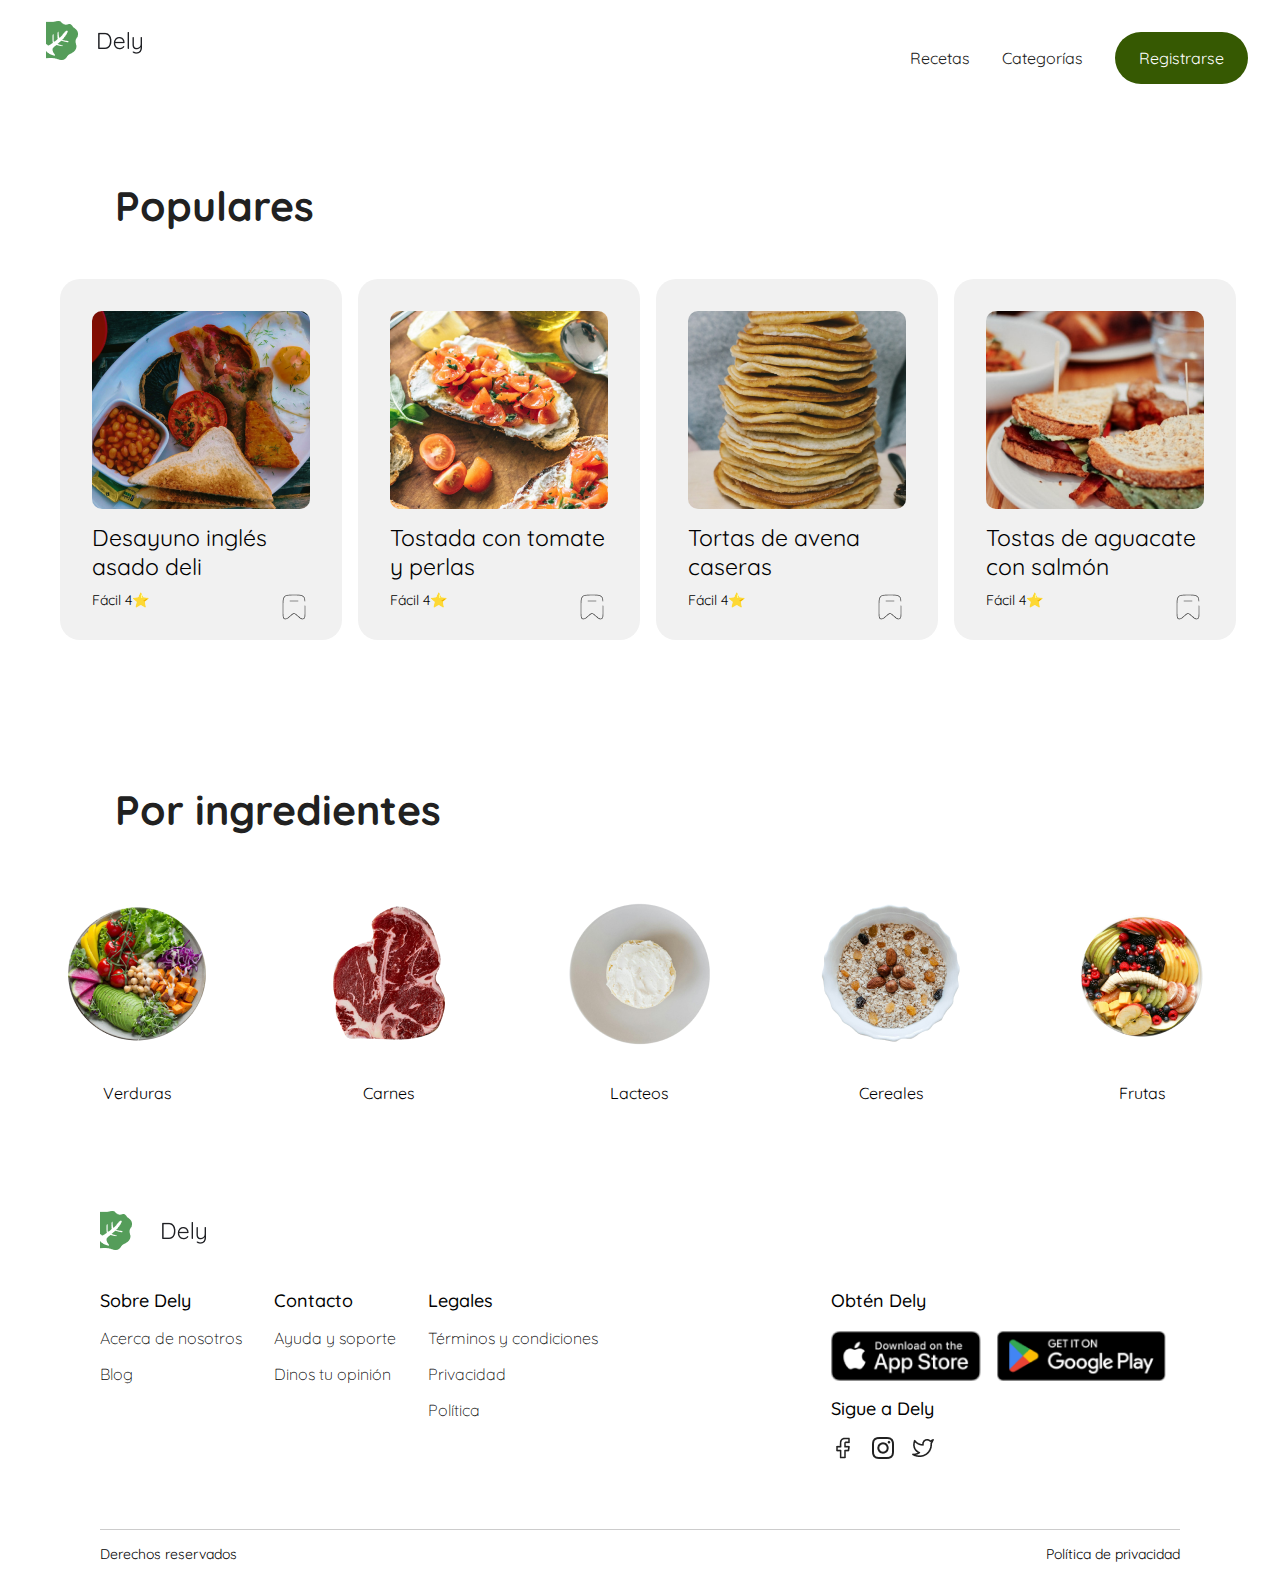
<file: pages/recetas.html>
<!DOCTYPE html>
<html lang="en">
<head>
    <meta charset="UTF-8">
    <meta name="viewport" content="width=device-width, initial-scale=1.0">
    <title>Recetas | Explora nuestras recetas</title>
    <link rel="stylesheet" href="../css/style.css">
    <!--<link rel="stylesheet" href="../css/stilos.css">-->
    <link rel="icon" href="../assets/img/icons/favicon/favicon-dely-16x16.ico">
</head>
<body>
    <header>
        <div>
            <a href="../index.html">
                <img src="../assets/img/logos-dely/logo-dely.png" alt="Logo Dely">
                </a>
        </div>
            <nav>
                <ul class="navBar">
                    <li> <a href="">Recetas</a></li>
                    <li> <a href="./categorias.html">Categorías</a></li>
                    <a href="../pages/registro.html" class="botonPrincipal">Registrarse</a>
                    <img src="../assets/img/icons/icon-hamburguer-32x32.png" alt="">
                </ul>
                    
            </nav>
    </div>       
</header>
    <main>
        <section class="populares">
            <h2>Populares</h2>
            <div class="container-Cards">
                <div class="card1">
                    <div class="container-card">
                        <div class="container-interno">
                            <img src="../assets/img/recetas-desayuno/img-ingles.png" alt="Imagen Desayuno" class="imagen">
                            <h3 class="titulo">Desayuno inglés asado deli</h3>
                        <div class="container-calificacion">
                            <div>
                                <p> Fácil 4⭐</p>
                            </div>
                            <div>
                                <img src="../assets/img/recetas-desayuno/Iconos/icon-bookmark-32x32.png" alt="Icono Guardar">
                            </div>
                        </div>
                        </div>
                    </div>
                </div>

                <div class="card2">
                    <div class="container-card">
                        <div class="container-interno">
                            <img src="../assets/img/recetas-desayuno/img-tostada.png" alt="Imagen Tostada" class="imagen">
                            <h3 class="titulo">Tostada con tomate y perlas</h3>
                        <div class="container-calificacion">
                            <div>
                                <p>Fácil 4⭐</p>
                            </div>
                            <div>
                                <img src="../assets/img/recetas-desayuno/Iconos/icon-bookmark-32x32.png" alt="Icono Guardar">
                            </div>
                        </div>
                        </div>
                    </div>
                </div>

               <div class="card3">
                    <div class="container-card">
                        <div class="container-interno">
                            <img src="../assets/img/recetas-desayuno/img-torta.png" alt="Imagen Torta" class="imagen">
                            <h3 class="titulo">Tortas de avena caseras</h3>
                        <div class="container-calificacion">
                            <div>
                                <p>Fácil 4⭐</p>
                            </div>
                            <div>
                                <img src="../assets/img/recetas-desayuno/Iconos/icon-bookmark-32x32.png" alt="Icono Guardar">
                            </div>
                            </div>
                        </div>
                    </div>
                </div>

                <div class="card4">
                    <div class="container-card">
                        <div class="container-interno">
                            <img src="../assets/img/recetas-desayuno/img-sandwich.png" alt="Imagen Sandwich" class="imagen">
                            <h3 class="titulo">Tostas de aguacate con salmón</h3>
                        <div class="container-calificacion">
                            <div>
                                <p>Fácil 4⭐</p>
                            </div>
                            <div>
                                <img src="../assets/img/recetas-desayuno/Iconos/icon-bookmark-32x32.png" alt="Icono Guardar">
                            </div>
                            </div>
                        </div>
                    </div>
                </div>
            </div>       
            </div>       
        </section>

        <section class="recetasIngredientes">
            <h2>Por ingredientes</h2>
            <div class="containerCardingredientes">
                <div class="cardIngredientes1">
                    <div>
                        <img src="../assets/img/ingredientes/verduras-100x100.png" alt= "Imagen Desayuno">
                    </div>
                    <p>Verduras</p>
                </div>

                <div class="cardIngredientes2">
                    <div>
                        <img src="../assets/img/ingredientes/carne-100x100.png" alt= "Imagen Desayuno">
                    </div>
                    <p>Carnes</p>
                </div>

                <div class="cardIngredientes3">
                    <div>
                        <img src="../assets/img/ingredientes/lacteos-100x100.png" alt= "Imagen Desayuno">
                    </div>
                    <p>Lacteos</p>
                </div>

                <div class="cardIngredientes4">
                    <div>
                        <img src="../assets/img/ingredientes/cereales-100x100.png" alt= "Imagen Desayuno">
                    </div>
                    <p>Cereales</p>
                </div>
                
                <div class="cardIngredientes51">
                    <div>
                        <img src="../assets/img/ingredientes/frutas-100x100.png" alt= "Imagen Desayuno">
                    </div>
                    <p>Frutas</p>
                </div>
            </div>          
        </section>
    </main>

    <footer class="footer">
        <img src="../assets/img/logos-dely/logo-footer.png" alt="logoDelyFooter" class="logo">
        <div class="datos">
            <div>
                <h2>Sobre Dely</h2>
                <p>Acerca de nosotros</p>
                <p>Blog</p>
            </div>
            <div>
                <h2>Contacto</h2>
                <p>Ayuda y soporte</p>
                <p>Dinos tu opinión</p>
            </div>
            <div>
                <h2>Legales</h2>
                <p>Términos y condiciones</p>
                <p>Privacidad</p>
                <p>Política</p>
            </div>
        </div>
        <div class="descargaDely">
            <div>
                <h2>Obtén Dely</h2>
            </div> 
        </div>
        <div class="botonesTienda">
        <img src="../assets/img/stores-buttons/app-store.png" alt="LogoAppStore" class="descargaApple">
        <img src="../assets/img/stores-buttons/android-store.png" alt="LogoGooglePlay" class="descargaAndroid">
        </div>
        <div class="containerFollow">
        <div class="sigue-dely">
            <div>
                <h2>Sigue a Dely</h2>
            </div> 
        </div>
        <div class="redes-sociales">
            <div>
                <img src="../assets/img/icons/facebook-icon.png" alt="">
            </div>
            <div>
                <img src="../assets/img/icons/instagram-icon.png" alt="">          
            </div>
            <div>
                <img src="../assets/img/icons/twitter-icon.png" alt="">
            </div>
        </div>
        </div>
        <div class="divider"></div>
        <label class="derechos">Derechos reservados</label>
        <label class="politica">Política de privacidad</label>
    </footer>
</body>
</html>
</file>
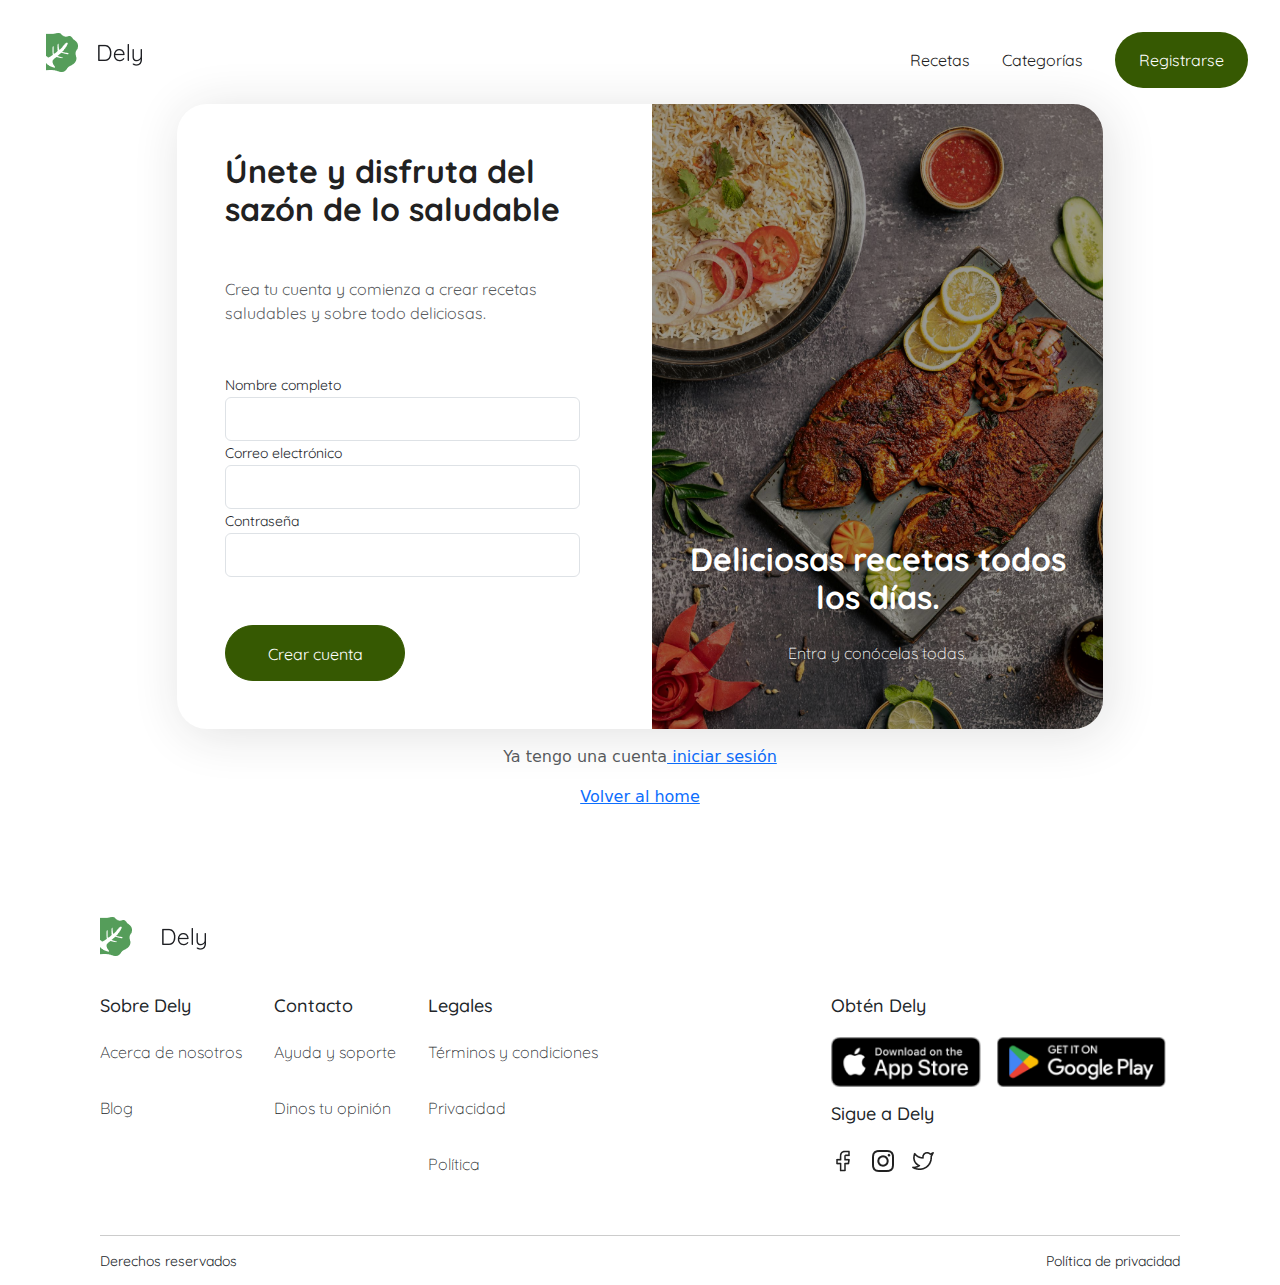
<file: pages/registro.html>
<!DOCTYPE html>
<html lang="en">
<head>
    <meta charset="UTF-8">
    <meta name="viewport" content="width=device-width, initial-scale=1.0">
    <title>Regístrate | Dely</title>
    <link href="https://cdn.jsdelivr.net/npm/bootstrap@5.3.3/dist/css/bootstrap.min.css" rel="stylesheet" integrity="sha384-QWTKZyjpPEjISv5WaRU9OFeRpok6YctnYmDr5pNlyT2bRjXh0JMhjY6hW+ALEwIH" crossorigin="anonymous">
    <link rel="stylesheet" href="../css/style.css">
    <link rel="icon" href="../assets/img/icons/favicon/favicon-dely-16x16.ico">
</head>
<body class="sign-up">
    <header>
        <div>
            <a href="../index.html">
                <img src="../assets/img/logos-dely/logo-dely.png" alt="Logo Dely">
                </a>
        </div>
            <nav>
                <ul class="navBar">
                    <li> <a href="../pages/recetas.html">Recetas</a></li>
                    <li> <a href="./categorias.html">Categorías</a></li>
                    <a href="#" class="botonPrincipal"> Registrarse </a>
                </ul> 
            </nav>
        </div>       
    </header> 
    <div id="main-wrapper" class="container">
        <div class="row justify-content-center">
            <div class="col-xl-10">
                <div class="card border-0">
                    <div class="card-body p-0">
                        <div class="row no-gutters">
                            <div class="col-lg-6">
                                <div class="p-5">
                                    <div class="mb-5">
                                        <h1 class="h4 font-weight-bold text-theme">Únete y disfruta del sazón de lo saludable</h1>
                                    </div>
                                    <p class="text-muted mt-2 mb-5">Crea tu cuenta y comienza a crear recetas saludables y sobre todo deliciosas.</p>
                                    <form>
                                        <div class="form-group">
                                            <label for="yourName">Nombre completo</label>
                                            <input type="text" class="form-control" id="yourName" />
                                        </div>
                                        <div class="form-group">
                                            <label for="exampleInputEmail1">Correo electrónico</label>
                                            <input type="email" class="form-control" id="exampleInputEmail1" />
                                        </div>
                                        <div class="form-group mb-5">
                                            <label for="exampleInputPassword1">Contraseña</label>
                                            <input type="password" class="form-control" id="exampleInputPassword1" />
                                        </div>
                                        <button type="submit" class="btn btn-theme">Crear cuenta</button>
                                    </form>
                                </div>
                            </div>
                            <div class="col-lg-6 d-none d-lg-inline-block">
                                <div class="account-block rounded-right">
                                    <div class="overlay rounded-right"></div>
                                    <div class="account-testimonial">
                                        <h4 class="text-white mb-4">Deliciosas recetas todos los días.</h4>
                                        <p class="lead text-white">Entra y conócelas todas.</p>
                                    </div>
                                </div>
                            </div>
                        </div>
                    </div>
                    <!-- end card-body -->
                </div class="login">
                <!-- end card -->
                <p class="text-muted text-center mt-3 mb-0">Ya tengo una cuenta<a href="#" class="text-primary ml-1"> iniciar sesión</a></p>
                <!-- end row -->
            </div>
            <div>
                <p class="text-muted text-center mt-3 mb-0"><a href="../index.html" class="text-primary ml-1">Volver al home</a></p>
            </div>
            <!-- end col -->
        </div>
        <!-- Row -->
    </div>

    <footer class="footer">
        <img src="../assets/img/logos-dely/logo-footer.png" alt="logoDelyFooter" class="logo">
        <div class="datos">
            <div>
                <h2>Sobre Dely</h2>
                <p>Acerca de nosotros</p>
                <p>Blog</p>
            </div>
            <div>
                <h2>Contacto</h2>
                <p>Ayuda y soporte</p>
                <p>Dinos tu opinión</p>
            </div>
            <div>
                <h2>Legales</h2>
                <p>Términos y condiciones</p>
                <p>Privacidad</p>
                <p>Política</p>
            </div>
        </div>
        <div class="descargaDely">
            <div>
                <h2>Obtén Dely</h2>
            </div> 
        </div>
        <div class="botonesTienda">
        <img src="../assets/img/stores-buttons/app-store.png" alt="LogoAppStore" class="descargaApple">
        <img src="../assets/img/stores-buttons/android-store.png" alt="LogoGooglePlay" class="descargaAndroid">
        </div>
        <div class="containerFollow">
        <div class="sigue-dely">
            <div>
                <h2>Sigue a Dely</h2>
            </div> 
        </div>
        <div class="redes-sociales">
            <div>
                <img src="../assets/img/icons/facebook-icon.png" alt="">
            </div>
            <div>
                <img src="../assets/img/icons/instagram-icon.png" alt="">          
            </div>
            <div>
                <img src="../assets/img/icons/twitter-icon.png" alt="">
            </div>
        </div>
        </div>
        <div class="divider"></div>
        <label class="derechos">Derechos reservados</label>
        <label class="politica">Política de privacidad</label>
    </footer>
    <script src="https://cdn.jsdelivr.net/npm/@popperjs/core@2.11.8/dist/umd/popper.min.js" integrity="sha384-I7E8VVD/ismYTF4hNIPjVp/Zjvgyol6VFvRkX/vR+Vc4jQkC+hVqc2pM8ODewa9r" crossorigin="anonymous"></script>
    <script src="https://cdn.jsdelivr.net/npm/bootstrap@5.3.3/dist/js/bootstrap.min.js" integrity="sha384-0pUGZvbkm6XF6gxjEnlmuGrJXVbNuzT9qBBavbLwCsOGabYfZo0T0to5eqruptLy" crossorigin="anonymous"></script>
</body>
</body>
</html>
</file>
<file: css/style.css>
@import url('https://fonts.googleapis.com/css2?family=Quicksand:wght@300..700&display=swap');
*{
    margin: 0;
    padding: 0;
    box-sizing: border-box;
}

header {
    display: flex;
    justify-content: space-between;
    align-items: center;
    flex-direction: row;
    position: sticky;
    
}

.navBar {
    display: flex;
    list-style: none;
    gap: 2rem;
    padding-right: 2rem;
    padding-top: 2rem;
    max-height: 96px;
    align-items: center;
    

}

.navBar li a {
    text-decoration: none;
    color: #212121;
    font-size: 1rem;
    font-family: Quicksand;
}

.botonPrincipal {
    background-color:#365902;
    border-radius: 30px;
    padding: 16px 24px;
    color:white;
    font-size: 1rem;
    border: 1px;
    text-decoration: none;
    font-family: Quicksand;

    
}

.hero {
    display: grid;
    grid-template-columns: repeat(12, 1fr);
    grid-template-rows: repeat(8, 100px);
    gap: 32px;
    
}

.container-content {
    grid-column: 4 / span 6; /* Ocupa 6 columnas a partir de la 3 */
    grid-row: 3 / span 4;
    font-size: 64px;
    text-align: center;
}

.container-content h1 {
    margin-bottom: 1.5rem;
    font-family: Quicksand;
}

.input-button {
    display: flex;
    flex-direction: column;
    align-items: center;
    grid-column: 4 / span 6; /* Ocupa 6 columnas a partir de la 3 */
    grid-row: 6 / span 2;
    gap: 3rem;
}

input {
    grid-column: 3 / span 6;
    grid-row: 4 / span 4;
    width: 384px;
    height: 44px;
    border-radius: 8px;
    padding: 5px 10px;
}

.input-button input::placeholder{
    text-align: center;
    font-family: Quicksand;
    color: #212121;
}

button {
    grid-column: 3 / span 6;
    grid-row: 5 / span 4;
    width: 180px;
    height: 56px;
    background-color: #365902;
    color: white;
    border: none;
    border-radius: 30px;
    cursor: pointer;
    font-family: Quicksand;
    font-size: 16px;
}

.image.top-left {
    width: 100%;
    height: 100%;
    grid-column: 1 / span 2;
    grid-row: 1 / span 4;
}

.image.top-right {
    width: 60%;
    height: 60%;
    grid-column: 9 / span 4;
    grid-row: 2 / span 4;
}

.image.bottom-left {
    width: 60%;
    height: 60%;
    grid-column: 3 / span 4;
    grid-row: 6 / span 4;
}

.image.bottom-right {
    width: 100%;
    height: 100%;
    grid-column: 7 / span 6;
    grid-row: 6 / span 4;
}

.image {
    object-fit: cover;
}

.contenidoRefri {
    background-color: #365902;
    text-align: center;
    padding-bottom: 6rem;
    padding-top: 6rem;
}

.contenidoRefri h2 {
    font-family: Quicksand;
    font-size: 2.5625rem;
    color: white;
    
}

.contenidoRefri p {
    font-family: Quicksand;
    font-size: 1.4375rem;
    color: white;
    padding-bottom: 2rem;
}

.tituloSeccion h2 {
    padding-top: 6rem;
    font-family: Quicksand;
    font-size: 2.5625rem;
    text-align: center;
    
}

.tituloSeccion h1{
    padding-top: 6rem;
    padding-bottom: 1rem;

}

.queTeOfrecemos p {
    font-family: Quicksand;
    font-size: 1.4375rem;
    text-align: center;
    padding-bottom: 2rem;
}


.containerCd{
    width: 384px;
    height: 384px;
    background-color: white;
    border-radius: 20px;

}

.cardsBeneficios{
    display: flex;
    flex-direction: row;
    flex-wrap: wrap;
    justify-content: center;
    justify-content: space-evenly;
    padding-top: 3rem;
    padding-bottom: 6rem;
    text-align: center;
}

.cardsBeneficios h2 {
    font-family: Quicksand;
    font-size: 2rem;
    padding-top: 1rem;
    padding-bottom: 1rem;
    
}

.cardsBeneficios p {
    font-family: Quicksand;
    font-size: 16px;
}

.containerCd div img{
    padding-bottom: 1rem;
}
/*breakfast section*/
.recetasDesayuno h2 {
    font-family: Quicksand;
    font-size: 2.5625rem;
    text-align: center;
}

.recetasDesayuno p {
    font-family: Quicksand;
    font-size: 1.4375rem;
    text-align: center;
    padding-bottom: 2rem;
}

.container-card {
    padding: 16px;
    width: 282px;
    height: 361px;
    border-radius: 20px;
    background-color: #F1F1F1; 
    transition: all 400ms ease;
}

.container-card:hover{
    box-shadow: 5px 5px 20px rgba (0,0,0,2);
    transform:translateY(-3%);
}
.container-interno {
    width: 250px;
    height: 329px;
    padding: 16px;
    margin: 0 auto; 
}

.imagen {
    width: 100%;
    height: 198px;
    border-radius: 10px;
    object-fit: cover; 
}

.container-cards h3 {
    font-size: 1.4375rem;
    text-align: left;
    font-weight: 400;
    margin-top: 10px;
    font-family: Quicksand;
}

.container-calificacion {
    display: flex;
    justify-content: space-between;
    margin-top: 10px;
}

.container-calificacion {
    font-family: Quicksand;
    font-size: .875rem;
}

.container-calificacion div p {
    font-size: 14px;
}

.container-cards {
    display: flex;
    flex-direction: row;
    flex-wrap: wrap;
    justify-content: center;
    justify-content: space-evenly;
    gap: 1.5rem;
    padding-bottom: 6rem;
}
/*banner store section*/
.appBanner{
    display: grid;
    grid-template-columns: repeat(2, minmax(0, 1fr));
    background-color: #5B793E;
    width: 1700px;
    height: 828px;
    border-radius: 20px;
    padding-top: 80px;
    margin: auto;
}

.textContenido {
    display: flex;
    flex-direction: column;
    justify-content: center;
    align-items:flex-start;
    padding-left: 124px;
}

.textContenido h2 {
    font-family: Quicksand;
    font-size: 4rem;
    color: white;
    padding-right: 3rem;
    padding-bottom: 24px;
}

.textContenido p {
    font-family: Quicksand;
    color: white;
    font-size: 1.4375rem;
    padding-bottom: 24px;  
}

.IMG {
    display: flex;
    flex-direction: column;
    justify-content: end;
    align-items:center;
}
/*food section*/
.recetasComida h2 {
    font-family: Quicksand;
    font-size: 2.5625rem;
    text-align: center;
    padding-top: 6rem;
}

.recetasComida p {
    font-family: Quicksand;
    font-size: 1.4375rem;
    text-align: center;
    padding-bottom: 2rem;
}

.containerCard h1{
    padding: 1rem;
    font-size: 1.4375rem;
    font-weight: 500;
    color: #212121;
}
.containerCard div p {
    font-size: .875rem;
    font-weight: 500;
    color: #212121;
}

.recetasCena h2 {
    font-family: Quicksand;
    font-size: 2.5625rem;
    text-align: center;
    padding-top: 6rem;
}

.recetasCena p {
    font-family: Quicksand;
    font-size: 1.4375rem;
    text-align: center;
    padding-bottom: 2rem;
}

.containerCard h1{
    padding: 1rem;
    font-size: 1.4375rem;
    font-weight: 500;
    color: #212121;
}
.containerCard div p {
    font-size: .875rem;
    font-weight: 500;
    color: #212121;
}
/*banner newletter section*/
.banner {
    display: grid;
    grid-template-columns: repeat(12, 1fr);
    grid-template-rows: repeat(6, 100px);
    gap: 32px;
    background-color: #A62F14;
    width: 1700px;
    height: auto;
    border-radius: 20px;
    padding-top: 0px;
    margin: auto; 
}

.imagen-superior {
    width: 100%;
    height: 100%;
    object-fit: cover;
    grid-column: 10 / span 3;
    grid-row: 1 / span 3;
    justify-self: end;

}

.contenido {
    padding-top: 2.5rem;
    grid-column: 4 / span 6;
    grid-row: 3 / span 3;
    text-align: center;
}

.imagen-inferior {
    grid-column: 1 / span 3;
    grid-row: 5 / span 3;
    width: 100%;
    height: 100%;
    object-fit: cover;
    justify-self: start;
}

.contenido h2 {
    margin-bottom: 20px;
    font-family: Quicksand;
    font-size: 4rem;
    color: white;
    color: #fff;
    margin-bottom: 20px;
}

.contenido p {
    margin-bottom: 24px;
    font-family: Quicksand;
    font-size: 1.4375rem;
    color: white;
}

.banner input[type="text"] {
    font-family: Quicksand; 
    padding: 10px;
    background-color: #A62F14;
    border: 1px solid #FFFFFF;
    border-radius: 8px;
    margin-right: 16px;
}

input::placeholder{
    text-align: center;
    font-family: Quicksand;
    color: white;
}

.banner button {
    font-family: Quicksand;
    padding: 10px 20px;
    background-color: #365902;
    color: white;
    border: none;
    border-radius: 30px;
    cursor: pointer;
}

/*recipes-section-start*/ 
.populares h2{
    font-family: Quicksand;
    color: #212121;
    font-size: 2.5625rem;
    padding-left: 145px;
    padding-top: 6rem;
    padding-bottom: 3rem;
}


.container-Cards {
    display: flex;
    flex-direction: row;
    flex-wrap: wrap;
    justify-content: center;
    justify-content: space-evenly;
    gap: 1.5rem;
    padding-bottom: 6rem;
}

.container-card {
    padding: 16px;
    width: 282px;
    height: 361px;
    border-radius: 20px;
    background-color: #F1F1F1;
    transition: all 400ms ease;
}

.container-card:hover{
    box-shadow: 5px 5px 20px rgba (0,0,0,2);
    transform:translateY(-3%);
}
.container-interno {
    width: 250px;
    height: 329px;
    padding: 16px;
    margin: 0 auto; 
}

.imagen {
    width: 100%;
    height: 198px;
    border-radius: 10px;
    object-fit: cover; 
}

.container-Cards h3{
    font-family: Quicksand;
    font-size: 1.4375rem;
    text-align: left;
    font-weight: 400;
    margin-top: 10px;
}

.container-calificacion {
    display: flex;
    justify-content: space-between;
    margin-top: 10px;
}

.container-calificacion {
    font-family: Quicksand;
    font-size: .875rem;
}

.container-calificacion div p {
    font-size: 14px;
}

/* cierre de bloque */

.recetasIngredientes h2 {
    font-family: Quicksand;
    color: #212121;
    font-size: 2.5625rem;
    padding-left: 145px;
    padding-top: 3rem;
    padding-bottom: 3rem;
}

.containerCardingredientes {

    background-color:none;
    display: flex;
    flex-direction: row;
    flex-wrap: wrap;
    justify-content: center;
    justify-content: space-evenly;
    gap: 1.5rem;
}

.cardIngredientes {
    background-color: none;
    width: 180px;
    height: 216px;
    display: flex;
    flex-direction: column;
    align-self: center;
    transition: all 400ms ease;
}

.cardIngredientes:hover {
    box-shadow: 5px 5px 20px rgba (0,0,0,2);
    transform:translateY(-3%);
}

.cardIngredientes1 p {
    padding-top: 16px;
    font-family: Quicksand;
    font-size: 1rem;
    text-align: center;
}

.cardIngredientes2 p {
    padding-top: 16px;
    font-family: Quicksand;
    font-size: 1rem;
    text-align: center;
}

.cardIngredientes3 p {
    padding-top: 16px;
    font-family: Quicksand;
    font-size: 1rem;
    text-align: center;
}

.cardIngredientes4 p {
    padding-top: 16px;
    font-family: Quicksand;
    font-size: 1rem;
    text-align: center;
}

.cardIngredientes51 p {
    padding-top: 16px;
    font-family: Quicksand;
    font-size: 1rem;
    text-align: center;
}
/*recipes-section-end*/ 

/*categories-section-start*/
.recetasIngredientes h2 {
    font-family: Quicksand;
    color: #212121;
    font-size: 2.5625rem;
    padding-left: 115px;
    padding-top: 3rem;
    padding-bottom: 3rem;
}

.containerCardingredientes-1 {

    background-color:none;
    display: flex;
    flex-direction: row;
    flex-wrap: wrap;
    justify-content: center;
    justify-content: space-evenly;
    gap: 1.5rem;
    padding-top: 2rem;

}

.containerCardingredientes2 {

    background-color:none;
    display: flex;
    flex-direction: row;
    flex-wrap: wrap;
    justify-content: center;
    justify-content: space-evenly;
    gap: 1.5rem;
    padding-top: 2rem;

}

.cardIngredientes {
    width: 180px;
    height: 216px;
    display: flex;
    flex-direction: column;
    align-self: center;
    transition: all 400ms ease;
}

.cardIngredientes1 p {
    padding-top: 16px;
    font-family: Quicksand;
    font-size: 1rem;
    text-align: center;

}

.cardIngredientes2 p {
    padding-top: 16px;
    font-family: Quicksand;
    font-size: 1rem;
    text-align: center;
}

.cardIngredientes3 p {
    padding-top: 16px;
    font-family: Quicksand;
    font-size: 1rem;
    text-align: center;
}

.cardIngredientes4 p {
    padding-top: 16px;
    font-family: Quicksand;
    font-size: 1rem;
    text-align: center;
}

.cardIngredientes5 p {
    padding-top: 16px;
    font-family: Quicksand;
    font-size: 1rem;
    text-align: center;
}

.cardIngredientes6 p {
    padding-top: 16px;
    font-family: Quicksand;
    font-size: 1rem;
    text-align: center;
}

.cardIngredientes7{
    padding-top: 16px;
    font-family: Quicksand;
    font-size: 1rem;
    text-align: center;

}

.cardIngredientes8{
    padding-top: 16px;
    font-family: Quicksand;
    font-size: 1rem;
    text-align: center;

}

.cardIngredientes9{
    padding-top: 16px;
    font-family: Quicksand;
    font-size: 1rem;
    text-align: center;

}

.cardIngredientes10{
    padding-top: 16px;
    font-family: Quicksand;
    font-size: 1rem;
    text-align: center;

}

.cardIngredientes11{
    padding-top: 16px;
    font-family: Quicksand;
    font-size: 1rem;
    text-align: center;

}

.cardIngredientes12{
    padding-top: 16px;
    font-family: Quicksand;
    font-size: 1rem;
    text-align: center;

}

.cardIngredientes13{
    padding-top: 16px;
    font-family: Quicksand;
    font-size: 1rem;
    text-align: center;

}

.cardIngredientes:hover {
    box-shadow: 5px 5px 20px rgba (0,0,0,2);
    transform:translateY(-3%);
}

.cardIngredientes p {
    padding-top: 16px;
    font-family: Quicksand;
    font-size: 1rem;
    text-align: center;
}

.containerCardingredientes1 {

    background-color:none;
    display: flex;
    flex-direction: row;
    justify-content:flex-start;
    margin-left: 80px;
    gap: 1.5rem;
    padding-top: 2rem;
}
/*categories-section-end*/

/*sign-up-section-start*/ 
body .sign-up {
    margin-top: 20px;
    background: #695252;
}

.card-body {
    box-shadow: 5px 5px 50px #21212123;
    border-radius: 30px;
}

.account-block {
    padding: 0;
    background-image: url(../assets/img/form-registro/side-img.png);
    background-repeat: no-repeat;
    background-size: cover;
    height: 100%;
    position: relative;
    border-top-right-radius: 30px;
    border-bottom-right-radius: 30px;
}

.mb-5 h1 {
    font-family: Quicksand;
    font-size: 2rem;
    color: #212121;
    font-weight: 800;
}

.p-5 p {
    font-family: Quicksand;
}

.account-block .overlay {
    -webkit-box-flex: 1;
    -ms-flex: 1;
    flex: 1;
    position: absolute;
    top: 0;
    bottom: 0;
    left: 0;
    right: 0;
    background-color: rgba(0, 0, 0, 0.4);
    border-top-right-radius: 30px;
    border-bottom-right-radius: 30px;
}
.account-block .account-testimonial {
    text-align: center;
    color: #fff;
    position: absolute;
    margin: 0 auto;
    padding: 0 1.75rem;
    bottom: 3rem;
    left: 0;
    right: 0;
}
.text-theme {
    color: #212121 !important;
}
.btn-theme {
    background-color: #365902;
    border-color: #365902;
    color: #fff;
    border-radius: 30px;
    padding: 16px 24px;
    font-size: 1rem;
    font-family: Quicksand;
}

.form-group label {
    font-family: Quicksand;
    font-size: 14px;
}

.account-testimonial h4 {
    font-family: Quicksand;
    font-size: 2rem;
    color: #212121;
    font-weight: 800;
}

.account-testimonial p {
    font-family: Quicksand;
    font-size: 1rem;
    color: #212121;
    font-weight: 300;
}

.text-muted .text-center .mt-3 .mb-0 p {
    font-family: Quicksand;
    font-size: 1rem;
    color: #212121;
    font-weight: 300;
}

.login a {
    font-family: Quicksand;
}
/*sign-up-section-end*/ 

/*recipe-detail-start*/ 
.titulo-imagen {
    display: grid;
    grid-template-columns: repeat(12, 78px); 
    grid-template-rows: repeat(3,auto);
    gap: 24px; 
    padding: 20px; 
    max-width: 1200px; 
    margin: 0 auto; 
}

.titulo {
    grid-column: 1 / span 9;
}

.titulo h1 {
    font-family: Quicksand;
    font-size: 2.5625rem;
    text-align: left;
    padding-top: 6rem;

}

.guardarEn {
    grid-column: 11 / span 2;
}

.guardarEn {
    display: flex;
    align-items: center;
}
.icono {
    width: 24px; 
    height: 24px;
    margin-right: 5px; 
    vertical-align: middle; 
}

label {
    cursor: pointer; 
    text-decoration: none; 
}

.guardarEn label {
    font-family: Quicksand;
    font-size: 16px;
    color: #9E9E9E;
}

.calificacion {
    grid-column: 1 / span 2;
}

.calificacion p {
    font-family: Quicksand;
    font-size: .875rem;
}

.imagen-principal {
    
    grid-column: 1 / span 12;
    height: 390px;
    border-radius: 20px;
    background-size:unset;
    background-position:absolute;
    object-fit: cover;
}

.ingredientes {
    display: grid;
    grid-template-columns: repeat(12, 78px); 
    grid-template-rows: repeat(3,auto);
    gap: 24px; 
    padding: 20px; 
    max-width: 1200px; 
    margin: 0 auto;
}

.ingredientes h2 {
    grid-column: 1 / span 6;
    font-family: Quicksand;

}

.lista-ingredientes {
    grid-column: 1 / span 6;
    list-style: none;
    padding: 0;
    li {
        border-bottom: 1px solid #ddd;
    }
}

.lista-ingredientes li {
    font-family: Quicksand;
    display: flex;
    justify-content: space-between;
    align-items: center;
    margin-bottom: 10px;
    padding-top: 1rem;
    padding-bottom: 1rem;

}

.lista-ingredientes span {
    color: #A62F14;
}

.instrucciones {
    display: grid;
    grid-template-columns: repeat(12, 78px); 
    grid-template-rows: repeat(4,auto);
    gap: 24px; 
    padding: 20px; 
    max-width: 1200px; 
    margin: 0 auto;
}

.instrucciones h2 {
    grid-column: 1 / span 6;
    font-family: Quicksand;
}

.pasos-receta {
    grid-column: 1 / span 6;
}

.pasos-receta h3 {
    font-family: Quicksand;
    font-size: 1.4375rem;
    padding-top: 1rem;
    font-weight: 400;
}

.pasos-receta p {
    font-family: Quicksand;
    font-size: 1rem;
    padding-top: 1rem;
    padding-bottom: 1rem;
}

.pasos-receta article img {
    padding-bottom: 1rem;
}

.divider-paso {
    grid-column: 1 / span 6;
    background-color: #ccc;
    height: 1px;
    
}

.recetas-relacionadas {
    display: grid;
    grid-template-columns: repeat(12, 78px); 
    grid-template-rows: repeat(4,auto);
    gap: 24px; 
    padding: 20px; 
    max-width: 1200px; 
    margin: 0 auto;
}

.recetas-relacionadas h2 {
    grid-column: 1 / span 6;
    font-family: Quicksand;
}

.container-card {
    padding: 16px;
    width: 282px;
    height: 361px;
    border-radius: 20px;
    background-color: #F1F1F1; 
    transition: all 400ms ease;
}

.container-card:hover{
    box-shadow: 5px 5px 20px rgba (0,0,0,2);
    transform:translateY(-3%);
}
.container-interno {
    width: 250px;
    height: 329px;
    padding: 16px;
    margin: 0 auto; 
}

.imagen {
    width: 100%;
    height: 198px;
    border-radius: 10px;
    object-fit: cover; 
}

.container-interno h3 {
    font-size: 1.4375rem;
    text-align: left;
    font-weight: 400;
    margin-top: 10px;
    font-family: Quicksand;
}

.container-calificacion {
    display: flex;
    justify-content: space-between;
    margin-top: 10px;
}

.container-calificacion {
    font-family: Quicksand;
    font-size: .875rem;
}

.container-calificacion div p {
    font-size: 14px;
}

.card1 {
    grid-column: 1/span 3; 
    padding-right: 24px;
}

.card2 {
    grid-column: 4 /span 3; 
    padding-right: 24px;
}

.card3 {
    grid-column: 7 /span 3; 
    padding-right: 24px;
}

.card4 {
    grid-column: 10 /span 3; 
    padding-right: 24px;
}
/*recipe-detail-end*/ 

/*footer-section-start*/ 
.footer {
    display: grid;
    grid-template-columns: repeat(12, 1fr);
    grid-template-rows: repeat(6, 50px);
    gap: 16px; 
    margin-left: 100px;
    margin-right: 100px;
    margin-top: 6rem;
}

.logo {
    grid-column: 1 / span 2;
    grid-row: 1 / span 1;
    padding-bottom: 3rem;
}

.datos {
    display: flex;
    justify-content: flex-start;
    gap: 32px;
    margin: 0px;
    grid-column: 1 / span 6;
    grid-row: 2 / span 4;
    padding-top: 1.5rem;
}

.datos h2 {
    font-family: Quicksand;
    font-size: 1.125rem;
    font-weight: 500;
}

.datos p {
    font-family: Quicksand;
    font-size: 1rem;
    font-weight: 300;
    padding-top: 1rem;
}

.containerFollow {
    align-items: start;
    grid-column: 9 / span 2;
    grid-row: 4 / span 1;
    text-align: center;

}
.descargaDely {
    display: flex;
    justify-content: flex-start;
    grid-column: 9 / span 2;
    grid-row: 2 / span 1;
    text-align: center;
    padding-top: 1.5rem;
}

.descargaDely h2 {
    font-family: Quicksand;
    font-size: 1.125rem;
    font-weight: 500; 
}

.botonesTienda {
    
    display: flex;
    flex-direction: row;
    justify-content: flex-start;
    grid-column: 9 / span 2;
    grid-row: 3 / span 1;
    gap: 16px;
}
.descargaApple {
    grid-column: 11 / span 2;
    grid-row: 3 / span 2;
    text-align: center;
}

.descargaAndroid {
    grid-column: 9 / span 2;
    grid-row: 3 / span 2;
    text-align: center;
}

.sigue-dely {
    grid-column: 9 / span 2;
    grid-row: 4 / span 1;
    text-align: center;
}

.sigue-dely h2 {
    font-family: Quicksand;
    font-size: 1.125rem;
    font-weight: 500;
    display: flex;
    justify-content: flex-start;
}


.redes-sociales {
    grid-column: 9 / span 2;
    grid-row: 5 / span 1;
    display: flex;
    gap: 16px;
    justify-content:flex-start;
    padding-top: 1rem;
}

.redes-sociales button {
    margin: 0 5px;
}

.divider {
    grid-column: 1 / span 12;
    grid-row: 6 / span 1;
    background-color: #ccc;
    height: 1px;
    
}

.derechos {
    grid-column: 1 / span 2;
    grid-row: 6 / span 1;
    text-align: left;
    padding-top: 16px;
    font-family: Quicksand;
    font-size: .875rem;
}

.politica {
    grid-column: 11 / span 2;
    grid-row: 6 / span 1;
    text-align: right;
    padding-top: 16px;
    font-family: Quicksand;
    font-size: .875rem;
}
/*footer-section-end*/
@media (max-width: 1440px) {
    
    .navBar img {
        display: none;
    }

    .container-Cards {
        display: flex;
        flex-wrap: nowrap;
        width: 100%;
        justify-content: center;
        align-items: center;
        gap: 16px;
        margin-left: 16px;
        padding-right: 16px;
    }

    .container-Cards {
        width: 100%;
        justify-content: center;
    }

    .populares h2 {
        font-size: 2.5625rem;
        padding-left: 115px;

    }

    .card1 {
        padding: 0;
    }
    
    .card2 {
        padding: 0;
    }
    
    .card3 {
        padding: 0;
    }
    
    .card4 {
        padding: 0;
    }
    /*----------------------------------------------------------------------------
    categories-responsive
    */

}

@media (max-width: 1024px) {

    .navBar img {
        display: none;
    }


    .container-Cards {
        width: 100%;
        justify-content: center;
        gap: 16px;
    }

    .populares h2 {
        font-size: 2rem;
        padding-left: 80px;

    }
    
    .container-card {
        padding: 16px;
        width: 100%;
        height: 100%;
        border-radius: 20px;
        background-color: #F1F1F1;
        transition: all 400ms ease;
    }
    
    .container-card:hover{
        box-shadow: 5px 5px 20px rgba (0,0,0,2);
        transform:translateY(-3%);
    }
    .container-interno {
        width: 100%;
        height: 100%;
        padding: 16px;
        margin: 0 auto; 
    }
    
    .imagen {
        width: 100%;
        height: 100%;
        border-radius: 10px;
        object-fit: cover; 
    }
    
    .container-Cards h3{
        font-family: Quicksand;
        font-size: 1.4375rem;
        text-align: left;
        font-weight: 400;
        margin-top: 10px;
    }
    
    .container-calificacion {
        display: flex;
        justify-content: space-between;
        margin-top: 10px;
    }
    
    .container-calificacion {
        font-family: Quicksand;
        font-size: .875rem;
    }
    
    .container-calificacion div p {
        font-size: 14px;
    }

    .card1 {
        padding: 0;
        width: 20%;
        height: 100%;
    }
    
    .card2 {
        padding: 0;
        width: 20%;
        height: 100%;
    }
    
    .card3 {
        padding: 0;
        width: 20%;
        height: 100%;
    }
    
    .card4 {
        padding: 0;
        width: 20%;
        height: 100%;
    }

    .recetasIngredientes h2 {
            font-size: 2rem;
            padding-left: 80px;
    }

    .containerCardingredientes {
        background-color:none;
        display: flex;
        flex-direction: row;
        flex-wrap: wrap;
        justify-content: center;
        gap: .5rem;
    }

    .cardIngredientes {
        background-color: none;
        width: 180px;
        height: 216px;
        display: flex;
        flex-direction: column;
        align-self: center;
        transition: all 400ms ease;
    }

    /*--------------------------------------------------------------------------------------------------------------------
    categories-section
    */

    .containerCardingredientes-1 {
        gap: .5rem;
        margin: 2rem;
    }

    .containerCardingredientes2 {
        gap: .5rem;
        margin: 2rem;
    }

    .containerCardingredientes1 {
        gap: .5rem;
        margin: 2rem;
    }

    .cardIngredientes1 img {
        width: 130px;
        height: 130px;
    }

    .cardIngredientes2 img {
        width: 130px;
        height: 130px;
    }

    .cardIngredientes3 img {
        width: 130px;
        height: 130px;
    }

    .cardIngredientes4 img {
        width: 130px;
        height: 130px;
    }

    .cardIngredientes5 img {
        width: 130px;
        height: 130px;
    }

    .cardIngredientes6 img {
        width: 130px;
        height: 130px;
    }

    .cardIngredientes7 img {
        width: 130px;
        height: 130px;
    }
    .cardIngredientes8 img {
        width: 130px;
        height: 130px;
    }

    .cardIngredientes9 img {
        width: 130px;
        height: 130px;
    }

    .cardIngredientes10 img {
        width: 130px;
        height: 130px;
    }

    .cardIngredientes11 img {
        width: 130px;
        height: 130px;
    }

    .cardIngredientes12 img {
        width: 130px;
        height: 130px;
    }

    .cardIngredientes13 img {
        width: 130px;
        height: 130px;
    }

    /*-----------------------------------------------------------------------------------------------------------------------------------
    recipe-detail-section*/
    .titulo {
        grid-column: 2 / span 6;
    }

    .guardarEn {
        grid-column: 9;
        grid-row: 1;
    }

    .calificacion {
        grid-column: 2 / span 3;
    }

    .imagen-principal {
    
        grid-column: 2 / span 8;
        background-size:unset;
        background-position:absolute;
        object-fit: cover;
        width: 800px;
    }

    .ingredientes h2 {
        grid-column: 2 / span 7;
        font-family: Quicksand;
    
    }

    .lista-ingredientes {
        grid-column: 2 / span 7;
    }

    .instrucciones h2 {
        grid-column: 2 / span 6;
        font-family: Quicksand;
    }
    
    .pasos-receta {
        grid-column: 2 / span 6;
    }

    /*footer*/
    .descargaDely {
        display: flex;
        justify-content: flex-start;
        grid-column: 8 / span 3;
        grid-row: 2 / span 1;
        text-align: center;
        padding-top: 1.5rem;
    }

    .botonesTienda {
    
        display: flex;
        flex-direction: row;
        justify-content: flex-start;
        grid-column: 8 / span 2;
        grid-row: 3 / span 1;
        gap: 16px;
    }

    .containerFollow {
        align-items: start;
        grid-column: 8 / span 3;
        grid-row: 4 / span 1;
        text-align: center;
    
    }

    .sigue-dely {
        grid-column: 8 / span 2;
        grid-row: 4 / span 1;
        text-align: center;
    }

    .redes-sociales {
        grid-column: 1 / span 2;
        grid-row: 9 / span 1;
        display: flex;
        gap: 16px;
        justify-content:flex-start;
        padding-top: 1rem;
    }

    .redes-sociales button {
        margin: 0 5px;
    }

}

@media (max-width: 768px) {
    header {
        display: flex;
        width: 100%;
        align-items: center;
        flex-direction: row;
        position: sticky;
        padding-right: 16px;
        
    }
    
    .navBar {
        display: flex;
        list-style: none;
        justify-content: center;
        gap: 2rem;
        padding-right: 0;
        padding-top: 0;
        max-height: 96px;
        align-items: center;
    }

    .populares h2 {
        font-size: 1.4375rem;
        padding-left: 55px;

    }

    .container-card {
        padding: 8px;
        width: 100%;
        height: 100%;
        border-radius: 20px;
        background-color: #F1F1F1;
        transition: all 400ms ease;
    }

    .container-Cards h3{
        font-family: Quicksand;
        font-size: 1rem;
        text-align: left;
        font-weight: 400;
        margin-top: 10px;
    }

    .recetasIngredientes h2 {
        font-size: 1.4375rem;
        padding-left: 55px;

    }

    .containerCardingredientes {
        background-color:none;
        display: flex;
        flex-direction: row;
        flex-wrap: wrap;
        justify-content: center;
        gap: .5rem;
    }

    .cardIngredientes1 div img {

        width: 130px;
        height: 130px;
    }

    .cardIngredientes2 div img {

        width: 130px;
        height: 130px;
    }

    .cardIngredientes3 div img {

        width: 130px;
        height: 130px;
    }

    .cardIngredientes4 div img {

        width: 130px;
        height: 130px;
    }

    .cardIngredientes51 div img {

        width: 130px;
        height: 130px;
    }

     /*--------------------------------------------------------------------------------------------------------------------
    categories-section
    */

    .containerCardingredientes-1 {
        gap: .5rem;
        margin: 2rem;
    }

    .containerCardingredientes2 {
        gap: .5rem;
        margin: 2rem;
    }

    .containerCardingredientes1 {
        gap: .5rem;
        margin: 2rem;
    }

    .cardIngredientes1 div img {
        width: 100px;
        height: 100px;
    }

    .cardIngredientes2 div img {
        width: 100px;
        height: 100px;
    }

    .cardIngredientes3 div img {
        width: 100px;
        height: 100px;
    }

    .cardIngredientes4 div img {
        width: 100px;
        height: 100px;
    }

    .cardIngredientes5 div img {
        width: 100px;
        height: 100px;
    }

    .cardIngredientes6 div img {
        width: 100px;
        height: 100px;
    }

    .cardIngredientes7 div img {
        width: 100px;
        height: 100px;
    }
    .cardIngredientes8 div img {
        width: 100px;
        height: 100px;
    }

    .cardIngredientes9 div img {
        width: 100px;
        height: 100px;
    }

    .cardIngredientes10 div img {
        width: 100px;
        height: 100px;
    }

    .cardIngredientes11 div img {
        width: 100px;
        height: 100px;
    }

    .cardIngredientes12 div img {
        width: 100px;
        height: 100px;
    }

    .cardIngredientes13 div img {
        width: 100px;
        height: 100px;
    }

        /*-----------------------------------------------------------------------------------------------------------------------------------
    recipe-detail-section*/

    .receta {
        display: grid;
        grid-template-columns: repeat(8, 78px); 
        grid-template-rows: repeat(15,auto);
        gap: 24px; 
        padding: 20px;
        width: 600px; 
        margin: 0 auto;   
    } 

    .titulo {
        grid-column: 1 / span 5;
    }
    
    .titulo h1 {
        font-family: Quicksand;
        font-size: 23px;
        text-align: left;
    
    }
    
    .guardarEn {
        grid-column: 6;
        grid-row: 1;
    }
    
    .guardarEn {
        display: flex;
        align-items: center;
    }
    .icono {
        width: 24px; 
        height: 24px;
        margin-right: 5px; 
        vertical-align: middle; 
    }
    
    label {
        cursor: pointer; 
        text-decoration: none; 
    }
    
    .guardarEn label {
        font-family: Quicksand;
        font-size: 16px;
        color: #9E9E9E;
    }
    
    
    .calificacion {
        grid-column: 1 / span 2;
    }
    
    .calificacion p {
        font-family: Quicksand;
        font-size: .875rem;
    }
    
    .imagen-principal {
        
        grid-column:1 / span 6;
        width: 100%;
        height: 390px;
        border-radius: 20px;
        background-size:unset;
        background-position:absolute;
        object-fit: cover;
    }
    
    .ingredientes {
        grid-column: 1 / span 6;
    }
    
    .ingredientes h2 {
        font-family: Quicksand;
        font-size: 2rem;
        padding-top: 3rem;
        padding-bottom: 2rem;
    
    }
    .lista-ingredientes {
        grid-column: 1 / span 6;
        list-style: none;
        padding: 0;
        li {
            border-bottom: 1px solid #ddd;
        }
    }
    
    .lista-ingredientes li {
        font-family: Quicksand;
        display: flex;
        justify-content: space-between;
        align-items: center;
        margin-bottom: 10px;
        padding-top: 1rem;
        padding-bottom: 1rem;
    
    }
    
    .lista-ingredientes span {
        color: #A62F14;
    }
    
    .instrucionesReceta {
        grid-column: 1 / span 6
    
    }
    
    .instrucionesReceta h2 {
        font-family: Quicksand;
        font-size: 2rem;
        padding-top: 3rem;
        padding-bottom: 2rem;
    }
    
    .instrucionesReceta h3 {
        font-family: Quicksand;
        font-weight: 400;
        font-size: 1.4375rem;
        padding-bottom: 2rem;
    }
    
    .instrucionesReceta p {
        font-family: Quicksand;
    
    }
    
    .imagen-paso {
        border-radius: 10px;
        padding-top: 2rem;
    
    }
    
    .divider-paso {
        grid-column: 1 / span 6;
        background-color: #ccc;
        height: 1px;
        
    }
    
    .recetasRelacionadaS {
        grid-column: 1 / span 6;
    }
    
    .recetasRelacionadaS h2 {
        font-family: Quicksand;
        font-size: 2rem;
        
    }

    .container-interno h2 {
        font-size: 1rem;

    }
    
    .container-card {
        padding: 8px;
        width: 190px;
        height: auto;
        border-radius: 20px;
        background-color: #F1F1F1; 
        transition: all 400ms ease;
    }
    
    .container-card:hover{
        box-shadow: 5px 5px 20px rgba (0,0,0,2);
        transform:translateY(-3%);
    }
    
    .container-interno {
        width: 175px;
        height: auto;
        padding: 16px;
        margin: 0 auto; 
    }
    
    .imagen {
        width: 140px;
        height: auto;
        border-radius: 10px;
        object-fit: cover; 
    }
    
    .titulo {
        font-family: Quicksand;
        font-size: 1.4375rem;
        text-align: left;
        font-weight: 400;
        margin-top: 10px;
    }
    
    .container-calificacion {
        display: flex;
        justify-content: space-between;
        align-items: center;
        margin-top: 10px;
        gap: 16px;
    }
    
    .container-calificacion {
        font-family: Quicksand;
        font-size: .875rem;
        display: flex;
        align-items: center;
    }
    
    .card1 {
        grid-column: 1; 
    }
    
    .card2 {
        grid-column: 3; 
    }
    
    .card3 {
        grid-column: 5; 
        padding-right: 24px;
    }
    
    .card4 {
        grid-column: 1; 
    }

/*footer*/
    .footer {
        display: grid;
        grid-template-columns: repeat(12, 1fr);
        grid-template-rows: repeat(6, 50px);
        gap: 16px; 
        margin-left: 50px;
        margin-right: 50px;
        margin-top: 6rem;
    }
    
    .descargaDely {
        display: flex;
        justify-content: flex-start;
        grid-column: 7 / span 2;
        grid-row: 2 / span 1;
        text-align: center;
        padding-top: 1.5rem;
    }
    
    .botonesTienda {
        
        display: flex;
        flex-direction: row;
        justify-content: flex-start;
        grid-column: 7 / span 2;
        grid-row: 3 / span 1;
        gap: 16px;
    }

    .containerFollow {
        align-items: start;
        grid-column: 7 / span 3;
        grid-row: 4 / span 1;
        text-align: center;
        gap: 120px;
    
    }
    
    .sigue-dely h2 {
        font-family: Quicksand;
        font-size: 1.125rem;
        font-weight: 500;
        display: flex;
        justify-content:flex-start;
    } 
    .redes-sociales {
        display: flex;
        gap: 16px;
        justify-content:flex-start;
        padding-top: 1rem;
    }
}


@media (max-width: 425px) {

    header {
        display: flex;
        width: 100%;
        align-items: center;
        flex-direction: row;
        position: sticky;
        padding-right: 16px;
        
    }
    
    .navBar {
        display: flex;
        list-style: none;
        justify-content: center;
        gap: 2rem;
        padding-right: 0;
        padding-top: 0;
        max-height: 96px;
        align-items: center;
    }
    
    .navBar li a {
        display: none;
    }
    
    .botonPrincipal {
        display: none;       
    }

    .navBar img {
        justify-content: center;
    }

    .container-Cards {
        display: grid;
        grid-template-columns: repeat(6, auto);
        grid-template-rows: repeat(4, 1fr);
        gap: 16px;
        row-gap: 16px;
    }

    .container-card {
        padding: 16px;
        width: 200px;
        height: auto;
        border-radius: 20px;
        background-color: #F1F1F1; 
        transition: all 400ms ease;
    }
    
    .container-interno {
        width: 100%;
        height: 100%;
        padding: 16px;
        margin: 0 auto; 
    }
    
    .imagen {
        width: 100%;
        height: 150px;
        border-radius: 10px;
        object-fit: cover; 
    }
    
    
    .container-calificacion {
        display: flex;
        justify-content: space-between;
        align-items: center;
        margin-top: 10px;
    }
    
    .container-calificacion {
        font-family: Quicksand;
        font-size: .875rem;
        display: flex;
        align-items: center;
    }

    .populares h2 {
        font-size: 2rem;
        padding-left: 25px;

    }
    
    .container-card {
        padding: 16px;
    }
    
    .container-Cards h3{
        font-size: 1rem;
    }

    .card1 {
        grid-column: 1 / span 3;
        grid-row: 1 / span 2;
        padding: 0;
        width: 50%;
        height: 100%;
    }
    
    .card2 {
        grid-column: 4 / span 6;
        grid-row: 1 / span 2;
        flex-basis: calc(50% - 16px);
        padding: 0;
        width: 50%;
        height: 100%;
    }
    
    .card3 {
        grid-column: 1 / span 3;
        grid-row: 3 / span 4;
        flex-basis: calc(50% - 16px);
        padding: 0;
        width: 50%;
        height: 100%;
    }
    
    .card4 {
        grid-column: 4 / span 6;
        grid-row: 3 / span 4;
        flex-basis: calc(50% - 16px);
        padding: 0;
        width: 50%;
        height: 100%;
    }

    .recetasIngredientes h2 {
        font-size: 2rem;
        padding-left: 25px;
    }

    .containerCardingredientes {
        background-color:none;
        display: flex;
        flex-direction: row;
        flex-wrap: wrap;
        justify-content: center;
        gap: .5rem;
    }

    .cardIngredientes {
        background-color: none;
        width: 180px;
        height: 216px;
        display: flex;
        flex-direction: column;
        align-self: center;
        transition: all 400ms ease;
    }

    .cardIngredientes51 div img {
        width: 100px;
        height: 100px;
    }

    /*categories-section----------------------------------------------------------------------------------------------------*/
    .recetasIngredientes h2 {
        font-size: 1.4375rem;
        padding-bottom: 1rem;
    }

    .containerCardingredientes-1 {
        gap: .5rem;
        margin: 2rem;
        padding-top: .5rem;
    }

    .containerCardingredientes2 {
        gap: .5rem;
        margin: 2rem;
        padding-top: .5rem;
    }

    .containerCardingredientes1 {
        gap: .5rem;
        margin: 2rem;
        padding-top: .5rem;
    }

            /*-----------------------------------------------------------------------------------------------------------------------------------
    recipe-detail-section*/

    .receta {
        display: grid;
        grid-template-columns: repeat(8, 78px); 
        grid-template-rows: repeat(15,auto);
        gap: 24px; 
        padding: 20px;
        width: 600px; 
        margin: 0 auto;   
    } 

    .titulo {
        grid-column: 1 / span 5;
    }
    
    .titulo h1 {
        font-family: Quicksand;
        font-size: 23px;
        text-align: left;
    
    }
    
    .guardarEn {
        grid-column: 6;
        grid-row: 1;
    }
    
    .guardarEn {
        display: flex;
        align-items: center;
    }
    .icono {
        width: 24px; 
        height: 24px;
        margin-right: 5px; 
        vertical-align: middle; 
    }
    
    label {
        cursor: pointer; 
        text-decoration: none; 
    }
    
    .guardarEn label {
        font-family: Quicksand;
        font-size: 16px;
        color: #9E9E9E;
    }
    
    
    .calificacion {
        grid-column: 1 / span 2;
    }
    
    .calificacion p {
        font-family: Quicksand;
        font-size: .875rem;
    }
    
    .imagen-principal {
        
        grid-column:1 / span 6;
        width: 100%;
        height: 390px;
        border-radius: 20px;
        background-size:unset;
        background-position:absolute;
        object-fit: cover;
    }
    
    .ingredientes {
        grid-column: 1 / span 6;
    }
    
    .ingredientes h2 {
        font-family: Quicksand;
        font-size: 2rem;
        padding-top: 3rem;
        padding-bottom: 2rem;
    
    }
    .lista-ingredientes {
        grid-column: 1 / span 6;
        list-style: none;
        padding: 0;
        li {
            border-bottom: 1px solid #ddd;
        }
    }
    
    .lista-ingredientes li {
        font-family: Quicksand;
        display: flex;
        justify-content: space-between;
        align-items: center;
        margin-bottom: 10px;
        padding-top: 1rem;
        padding-bottom: 1rem;
    
    }
    
    .lista-ingredientes span {
        color: #A62F14;
    }
    
    .instrucionesReceta {
        grid-column: 1 / span 6
    
    }
    
    .instrucionesReceta h2 {
        font-family: Quicksand;
        font-size: 2rem;
        padding-top: 3rem;
        padding-bottom: 2rem;
    }
    
    .instrucionesReceta h3 {
        font-family: Quicksand;
        font-weight: 400;
        font-size: 1.4375rem;
        padding-bottom: 2rem;
    }
    
    .instrucionesReceta p {
        font-family: Quicksand;
    
    }
    
    .imagen-paso {
        border-radius: 10px;
        padding-top: 2rem;
    
    }
    
    .divider-paso {
        grid-column: 1 / span 6;
        background-color: #ccc;
        height: 1px;
        
    }
    
    .recetasRelacionadaS {
        grid-column: 1 / span 6;
    }
    
    .recetasRelacionadaS h2 {
        font-family: Quicksand;
        font-size: 2rem;
        
    }

    .container-interno h2 {
        font-size: 1rem;

    }
    
    .container-card {
        padding: 8px;
        width: 190px;
        height: auto;
        border-radius: 20px;
        background-color: #F1F1F1; 
        transition: all 400ms ease;
    }
    
    .container-card:hover{
        box-shadow: 5px 5px 20px rgba (0,0,0,2);
        transform:translateY(-3%);
    }
    
    .container-interno {
        width: 175px;
        height: auto;
        padding: 16px;
        margin: 0 auto; 
    }
    
    .imagen {
        width: 140px;
        height: auto;
        border-radius: 10px;
        object-fit: cover; 
    }
    
    .titulo {
        font-family: Quicksand;
        font-size: 1.4375rem;
        text-align: left;
        font-weight: 400;
        margin-top: 10px;
    }
    
    .container-calificacion {
        display: flex;
        justify-content: space-between;
        align-items: center;
        margin-top: 10px;
        gap: 16px;
    }
    
    .container-calificacion {
        font-family: Quicksand;
        font-size: .875rem;
        display: flex;
        align-items: center;
    }
    
    .card1 {
        grid-column: 2;
        grid-row: 14; 
    }
    
    .card2 {
        grid-column: 4; 
        grid-row: 14;
    }
    
    .card3 {
        grid-column: 2; 
        grid-row: 15;

    }
    
    .card4 {
        grid-column: 4;
        grid-row: 15; 
    }


    /*footer*/

    .footer {
        display: grid;
        grid-template-columns: repeat(10, 1fr);
        grid-template-rows: repeat(10, 50px);
        column-gap: 16px;
        gap: 16px; 
        margin-top: 6rem;
    }

    .descargaDely {
        display: flex;
        justify-content: flex-start;
        grid-column: 1 / span 8;
        grid-row: 5 / span 1;
        text-align: center;
        padding-top: 1.5rem;
    }

    .botonesTienda {
    
        display: flex;
        flex-direction: row;
        justify-content: flex-start;
        grid-column: 1 / span 12;
        grid-row: 6 / span 1;
        gap: 16px;
    }

    .containerFollow {
        align-items: start;
        grid-column: 1 / span 8;
        grid-row: 7 / span 1;
        text-align: center;
    
    }

    .redes-sociales {
        grid-column: 1 / span 2;
        grid-row: 9 / span 1;
        display: flex;
        gap: 16px;
        justify-content:flex-start;
        padding-top: 1rem;
    }

    .divider {
        grid-column: 1 / span 10;
        grid-row: 9 / span 1;
        background-color: #ccc;
        height: 1px;
        
    }
    
    .derechos {
        grid-column: 1 / span 6;
        grid-row: 9 / span 1;
    }
    
    .politica {
        grid-column: 9 / span 10;
        grid-row: 9 / span 1;
    }

}
</file>
<file: css/styles.css>
@import url('https://fonts.googleapis.com/css2?family=Quicksand:wght@300..700&display=swap');
*{
    margin: 0;
    padding: 0;
    box-sizing: border-box;
}

header {
    display: flex;
    justify-content: space-between;
    align-items: center;
    flex-direction: row;
    position: sticky;
    
}

.navBar {
    display: flex;
    list-style: none;
    gap: 2rem;
    padding-right: 2rem;
    padding-top: 2rem;
    max-height: 96px;
    align-items: center;
    

}

.navBar li a {
    text-decoration: none;
    color: #212121;
    font-size: 1rem;
    font-family: Quicksand;
}

.botonPrincipal {
    background-color:#365902;
    border-radius: 30px;
    padding: 16px 24px;
    color:white;
    font-size: 1rem;
    border: 1px;
    text-decoration: none;
    font-family: Quicksand; 
}

.titulo-imagen {
    display: grid;
    grid-template-columns: repeat(12, 78px); 
    grid-template-rows: repeat(3,auto);
    gap: 24px; 
    padding: 20px; 
    max-width: 1200px; 
    margin: 0 auto; 
}

.titulo {
    grid-column: 1 / span 9;
}

.titulo h1 {
    font-family: Quicksand;
    font-size: 2.5625rem;
    text-align: left;
    padding-top: 6rem;

}

.guardarEn {
    grid-column: 11 / span 2;
}

.guardarEn {
    display: flex;
    align-items: center;
}
.icono {
    width: 24px; 
    height: 24px;
    margin-right: 5px; 
    vertical-align: middle; 
}

label {
    cursor: pointer; 
    text-decoration: none; 
}

.guardarEn label {
    font-family: Quicksand;
    font-size: 16px;
    color: #9E9E9E;
}

.calificacion {
    grid-column: 1 / span 2;
}

.calificacion p {
    font-family: Quicksand;
    font-size: .875rem;
}

.imagen-principal {
    
    grid-column: 1 / span 12;
    height: 390px;
    border-radius: 20px;
    background-size:unset;
    background-position:absolute;
    object-fit: cover;
}

.ingredientes {
    display: grid;
    grid-template-columns: repeat(12, 78px); 
    grid-template-rows: repeat(3,auto);
    gap: 24px; 
    padding: 20px; 
    max-width: 1200px; 
    margin: 0 auto;
}

.ingredientes h2 {
    grid-column: 1 / span 6;
    font-family: Quicksand;

}

.lista-ingredientes {
    grid-column: 1 / span 6;
    list-style: none;
    padding: 0;
    li {
        border-bottom: 1px solid #ddd;
    }
}

.lista-ingredientes li {
    font-family: Quicksand;
    display: flex;
    justify-content: space-between;
    align-items: center;
    margin-bottom: 10px;
    padding-top: 1rem;
    padding-bottom: 1rem;

}

.lista-ingredientes span {
    color: #A62F14;
}

.instrucciones {
    display: grid;
    grid-template-columns: repeat(12, 78px); 
    grid-template-rows: repeat(4,auto);
    gap: 24px; 
    padding: 20px; 
    max-width: 1200px; 
    margin: 0 auto;
}

.instrucciones h2 {
    grid-column: 1 / span 6;
    font-family: Quicksand;
}

.pasos-receta {
    grid-column: 1 / span 6;
}

.pasos-receta h3 {
    font-family: Quicksand;
    font-size: 1.4375rem;
    padding-top: 1rem;
    font-weight: 400;
}

.pasos-receta p {
    font-family: Quicksand;
    font-size: 1rem;
    padding-top: 1rem;
    padding-bottom: 1rem;
}

.pasos-receta article img {
    padding-bottom: 1rem;
}

.divider-paso {
    grid-column: 1 / span 6;
    background-color: #ccc;
    height: 1px;
    
}
.recetas-relacionadas {
    display: grid;
    grid-template-columns: repeat(12, 78px); 
    grid-template-rows: repeat(4,auto);
    gap: 24px; 
    padding: 20px; 
    max-width: 1200px; 
    margin: 0 auto;
}

.recetas-relacionadas h2 {
    grid-column: 1 / span 6;
    font-family: Quicksand;
}

.container-card {
    padding: 16px;
    width: 282px;
    height: 361px;
    border-radius: 20px;
    background-color: #F1F1F1; 
    transition: all 400ms ease;
}

.container-card:hover{
    box-shadow: 5px 5px 20px rgba (0,0,0,2);
    transform:translateY(-3%);
}
.container-interno {
    width: 250px;
    height: 329px;
    padding: 16px;
    margin: 0 auto; 
}

.imagen {
    width: 100%;
    height: 198px;
    border-radius: 10px;
    object-fit: cover; 
}

.container-interno h3 {
    font-size: 1.4375rem;
    text-align: left;
    font-weight: 400;
    margin-top: 10px;
    font-family: Quicksand;
}

.container-calificacion {
    display: flex;
    justify-content: space-between;
    margin-top: 10px;
}

.container-calificacion {
    font-family: Quicksand;
    font-size: .875rem;
}

.container-calificacion div p {
    font-size: 14px;
}

.card1 {
    grid-column: 1/span 3; 
    padding-right: 24px;
}

.card2 {
    grid-column: 4 /span 3; 
    padding-right: 24px;
}

.card3 {
    grid-column: 7 /span 3; 
    padding-right: 24px;
}

.card4 {
    grid-column: 10 /span 3; 
    padding-right: 24px;
}

/*footer-section-start*/ 
.footer {
    display: grid;
    grid-template-columns: repeat(12, 1fr);
    grid-template-rows: repeat(6, 50px);
    gap: 16px; 
    margin-left: 100px;
    margin-right: 100px;
    margin-top: 6rem;
}

.logo {
    grid-column: 1 / span 2;
    grid-row: 1 / span 1;
    padding-bottom: 3rem;
}

.datos {
    display: flex;
    justify-content: flex-start;
    gap: 32px;
    margin: 0px;
    grid-column: 1 / span 6;
    grid-row: 2 / span 4;
    padding-top: 1.5rem;
}

.datos h2 {
    font-family: Quicksand;
    font-size: 1.125rem;
    font-weight: 500;
}

.datos p {
    font-family: Quicksand;
    font-size: 1rem;
    font-weight: 300;
    padding-top: 1rem;
}

.containerFollow {
    align-items: start;
    grid-column: 9 / span 2;
    grid-row: 4 / span 1;
    text-align: center;

}
.descargaDely {
    display: flex;
    justify-content: flex-start;
    grid-column: 9 / span 2;
    grid-row: 2 / span 1;
    text-align: center;
    padding-top: 1.5rem;
}

.descargaDely h2 {
    font-family: Quicksand;
    font-size: 1.125rem;
    font-weight: 500; 
}

.botonesTienda {
    
    display: flex;
    flex-direction: row;
    justify-content: flex-start;
    grid-column: 9 / span 2;
    grid-row: 3 / span 1;
    gap: 16px;
}
.descargaApple {
    grid-column: 11 / span 2;
    grid-row: 3 / span 2;
    text-align: center;
}

.descargaAndroid {
    grid-column: 9 / span 2;
    grid-row: 3 / span 2;
    text-align: center;
}

.sigue-dely {
    grid-column: 9 / span 2;
    grid-row: 4 / span 1;
    text-align: center;
}

.sigue-dely h2 {
    font-family: Quicksand;
    font-size: 1.125rem;
    font-weight: 500;
    display: flex;
    justify-content: flex-start;
}


.redes-sociales {
    grid-column: 9 / span 2;
    grid-row: 5 / span 1;
    display: flex;
    gap: 16px;
    justify-content:flex-start;
    padding-top: 1rem;
}

.redes-sociales button {
    margin: 0 5px;
}

.divider {
    grid-column: 1 / span 12;
    grid-row: 6 / span 1;
    background-color: #ccc;
    height: 1px;
    
}

.derechos {
    grid-column: 1 / span 2;
    grid-row: 6 / span 1;
    text-align: left;
    padding-top: 16px;
    font-family: Quicksand;
    font-size: .875rem;
}

.politica {
    grid-column: 11 / span 2;
    grid-row: 6 / span 1;
    text-align: right;
    padding-top: 16px;
    font-family: Quicksand;
    font-size: .875rem;
}


/*MediaQueries-------------------*/
@media (max-width: 1024px) {
    .titulo {
        grid-column: 2 / span 6;
    }

    .guardarEn {
        grid-column: 9;
        grid-row: 1;
    }

    .calificacion {
        grid-column: 2 / span 3;
    }

    .imagen-principal {
    
        grid-column: 1 / span 9;
        background-size:unset;
        background-position:absolute;
        object-fit: cover;
        width: 997px;
    }

    .ingredientes h2 {
        grid-column: 2 / span 7;
        font-family: Quicksand;
    
    }

    .lista-ingredientes {
        grid-column: 2 / span 7;
    }

    .instrucciones h2 {
        grid-column: 2 / span 6;
        font-family: Quicksand;
    }
    
    .pasos-receta {
        grid-column: 2 / span 6;
    }

    .recetas-relacionadas {
        display: grid;
        grid-template-columns: repeat(8, 78px); 
        grid-template-rows: repeat(4,auto);
        gap: 24px; 
        padding: 20px; 
        max-width: 1200px; 
        margin: 0 auto;
    }

    .recetas-relacionadas h2 {
        grid-column: 2 / span 6;
        font-family: Quicksand;
    }

    .card1 {
        grid-column: 2/ span 4; 
        grid-row: 2;
        padding-right: 24px;
    }
    
    .card2 {
        grid-column: 6 / span 9; 
        grid-row: 2;
        padding-right: 24px;
    }
    
    .card3 {
        grid-column: 2 / span 4; 
        grid-row: 3;
        padding-right: 24px;
    }
    
    .card4 {
        grid-column: 6 / span 9; 
        grid-row: 3;
        padding-right: 24px;
    }

    /*footer*/
    .descargaDely {
        display: flex;
        justify-content: flex-start;
        grid-column: 8 / span 3;
        grid-row: 2 / span 1;
        text-align: center;
        padding-top: 1.5rem;
    }

    .botonesTienda {
    
        display: flex;
        flex-direction: row;
        justify-content: flex-start;
        grid-column: 8 / span 2;
        grid-row: 3 / span 1;
        gap: 16px;
    }

    .containerFollow {
        align-items: start;
        grid-column: 8 / span 3;
        grid-row: 4 / span 1;
        text-align: center;
    
    }

    .sigue-dely {
        grid-column: 8 / span 2;
        grid-row: 4 / span 1;
        text-align: center;
    }

    .redes-sociales {
        grid-column: 1 / span 2;
        grid-row: 9 / span 1;
        display: flex;
        gap: 16px;
        justify-content:flex-start;
        padding-top: 1rem;
    }

    .redes-sociales button {
        margin: 0 5px;
    }

}

@media (max-width: 768px) {

    .titulo-imagen {
        display: grid;
        grid-template-columns: repeat(8, 78px); 
        grid-template-rows: repeat(3,auto);
        gap: 24px; 
        padding: 20px; 
        max-width: 1200px; 
        margin: 0 auto; 
    }

    .titulo {
        grid-column: 1 / span 7;
    }

    .guardarEn {
        grid-column: 8;
        grid-row: 1;
    }

    .calificacion {
        grid-column: 1 / span 2;
    }

    .imagen-principal {
    
        grid-column: 1 / span 8;
        background-size:unset;
        background-position:absolute;
        object-fit: cover;
        width: 800px;
    }

    .ingredientes {
        display: grid;
        grid-template-columns: repeat(8, 78px); 
        grid-template-rows: repeat(3,auto);
    }

    .ingredientes h2 {
        grid-column: 2 / span 6;
        font-family: Quicksand;
    
    }

    .lista-ingredientes {
        grid-column: 2 / span 6;
    }

    .ingredientes h2 {
        grid-column: 2 / span 6;
        font-family: Quicksand;
    
    }

    .lista-ingredientes {
        grid-column: 2 / span 6;
    }

    .instrucciones {
        display: grid;
        grid-template-columns: repeat(8, 78px); 
        grid-template-rows: repeat(4,auto);
        gap: 24px; 
        padding: 20px; 
        max-width: 1200px; 
        margin: 0 auto;
    }

    .instrucciones h2 {
        grid-column: 2 / span 6;
        font-family: Quicksand;
    }
    
    .pasos-receta {
        grid-column: 2 / span 6;
    }

    .recetas-relacionadas {
        display: grid;
        grid-template-columns: repeat(8, 78px); 
        grid-template-rows: repeat(4,auto);
        gap: 24px; 
        padding: 20px; 
        max-width: 1200px; 
        margin: 0 auto;
    }

    .recetas-relacionadas h2 {
        grid-column: 2 / span 6;
        font-family: Quicksand;
    }

    .card1 {
        grid-column: 2/ span 4; 
        grid-row: 2;
        padding-right: 24px;
    }
    
    .card2 {
        grid-column: 5 / span 7; 
        grid-row: 2;
        padding-right: 24px;
    }
    
    .card3 {
        grid-column: 2 / span 4; 
        grid-row: 3;
        padding-right: 24px;
    }
    
    .card4 {
        grid-column: 5 / span 7; 
        grid-row: 3;
        padding-right: 24px;
    }

}

@media (max-width: 475px) {
    header {
        display: flex;
        width: 100%;
        align-items: center;
        flex-direction: row;
        position: sticky;
        padding-right: 16px;
        
    }
    
    .navBar {
        display: flex;
        list-style: none;
        justify-content: center;
        gap: 2rem;
        padding-right: 0;
        padding-top: 0;
        max-height: 96px;
        align-items: center;
    }
    
    .navBar li a {
        display: none;
    }
    
    .botonPrincipal {
        display: none;       
    }

    .navBar img {
        justify-content: center;
    }
    /*----------------*/
    .titulo-imagen {
        display: grid;
        grid-template-columns: repeat(4, 78px); 
        grid-template-rows: repeat(3,auto);
        gap: 24px; 
        padding: 20px; 
        max-width: 1200px; 
        margin: 0 auto; 
    }

    .titulo {
        grid-column: 1 / span 4;
    }

    .titulo h1 {
        padding-top: 0rem;
    }

    .guardarEn {
        grid-column: 4;
        grid-row: 1;
    }

    .calificacion {
        grid-column: 1 / span 2;
    }

    .imagen-principal {
    
        grid-column: 1 / span 4;
        width: 385px;
        height: 270px;
        background-size:unset;
        background-position:absolute;
        object-fit: cover;
    }

    .ingredientes {
        display: grid;
        grid-template-columns: repeat(4, 78px); 
        grid-template-rows: repeat(3,auto);
    }

    .ingredientes h2 {
        grid-column: 1 / span 4;
        font-family: Quicksand;
    
    }

    .lista-ingredientes {
        grid-column: 1 / span 4;
    }

    .instrucciones {
        display: grid;
        grid-template-columns: repeat(4, 78px); 
        grid-template-rows: repeat(4,auto);
        gap: 24px; 
        padding: 20px; 
        max-width: 1200px; 
        margin: 0 auto;
    }

    .instrucciones h2 {
        grid-column: 1 / span 4;
        font-family: Quicksand;
    }
    
    .pasos-receta {
        grid-column: 1 / span 4;
    }

    .pasos-receta article img {
        width: 385px;
        height: 260px;
    }

    .recetas-relacionadas {
        display: grid;
        grid-template-columns: repeat(4, 78px); 
        grid-template-rows: repeat(5,auto);
        gap: 24px; 
        padding: 20px; 
        max-width: 1200px; 
        margin: 0 auto;
    }

    .recetas-relacionadas h2 {
        grid-column: 1 / span 4;
        font-family: Quicksand;
    }

    .card1 {
        grid-column: 1 / span 4; 
        grid-row: 2 ;
        padding-right: 0px;
    }
    
    .card2 {
        grid-column: 1 / span 4; 
        grid-row: 3;
        padding-right: 0px;
    }
    
    .card3 {
        grid-column: 1 / span 4; 
        grid-row: 4;
        padding-right: 0px;
    }
    
    .card4 {
        grid-column: 1 / span 4; 
        grid-row: 5;
        padding-right: 0px;
    }

    .container-card {
        padding: 16px;
        width: 100%;
        height: 361px;
        border-radius: 20px;
        background-color: #F1F1F1; 
        transition: all 400ms ease;
    }
    
    .container-card:hover{
        box-shadow: 5px 5px 20px rgba (0,0,0,2);
        transform:translateY(-3%);
    }
    .container-interno {
        width: 100%;
        height: 329px;
        padding: 16px;
        margin: 0 auto; 
    }
    
    .imagen {
        width: 100%;
        height: 198px;
        border-radius: 10px;
        object-fit: cover; 
    }
    
    .container-interno h3 {
        font-size: 1.4375rem;
        text-align: left;
        font-weight: 400;
        margin-top: 10px;
        font-family: Quicksand;
    }
    
    .container-calificacion {
        display: flex;
        justify-content: space-between;
        margin-top: 10px;
    }
    
    .container-calificacion {
        font-family: Quicksand;
        font-size: .875rem;
    }
    
    .container-calificacion div p {
        font-size: 14px;
    }

    /*footer*/

    .footer {
        display: grid;
        grid-template-columns: repeat(10, 1fr);
        grid-template-rows: repeat(10, 50px);
        column-gap: 16px;
        gap: 16px; 
        margin-top: 6rem;
        margin-left: 1rem;
        margin-right: 1rem;
    }

    .descargaDely {
        display: flex;
        justify-content: flex-start;
        grid-column: 1 / span 8;
        grid-row: 5 / span 1;
        text-align: center;
        padding-top: 1.5rem;
    }

    .botonesTienda {
    
        display: flex;
        flex-direction: row;
        justify-content: flex-start;
        grid-column: 1 / span 12;
        grid-row: 6 / span 1;
        gap: 16px;
    }

    .containerFollow {
        align-items: start;
        grid-column: 1 / span 8;
        grid-row: 7 / span 1;
        text-align: center;
    
    }

    .redes-sociales {
        grid-column: 1 / span 2;
        grid-row: 9 / span 1;
        display: flex;
        gap: 16px;
        justify-content:flex-start;
        padding-top: 1rem;
    }

    .divider {
        grid-column: 1 / span 10;
        grid-row: 9 / span 1;
        background-color: #ccc;
        height: 1px;
        
    }
    
    .derechos {
        grid-column: 1 / span 6;
        grid-row: 9 / span 1;
    }
    
    .politica {
        grid-column: 9 / span 10;
        grid-row: 9 / span 1;
    }    
}
</file>
